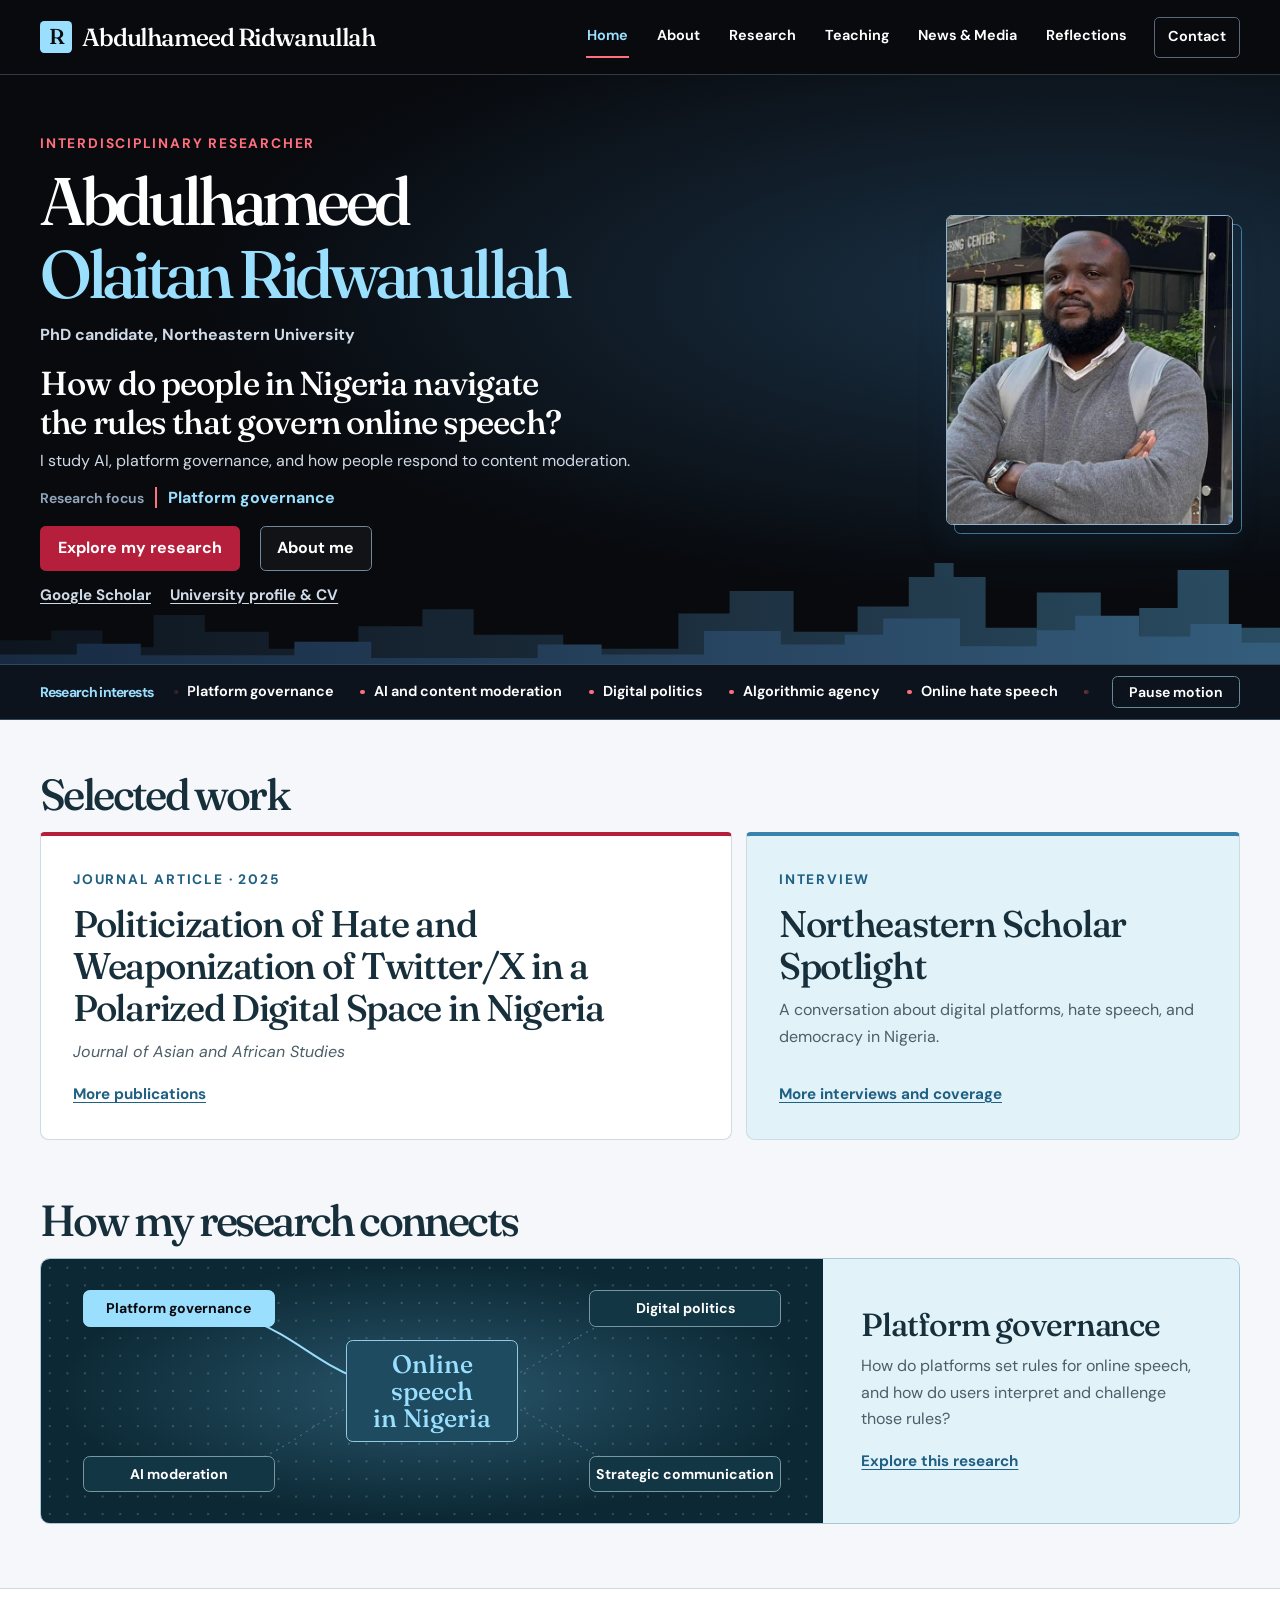
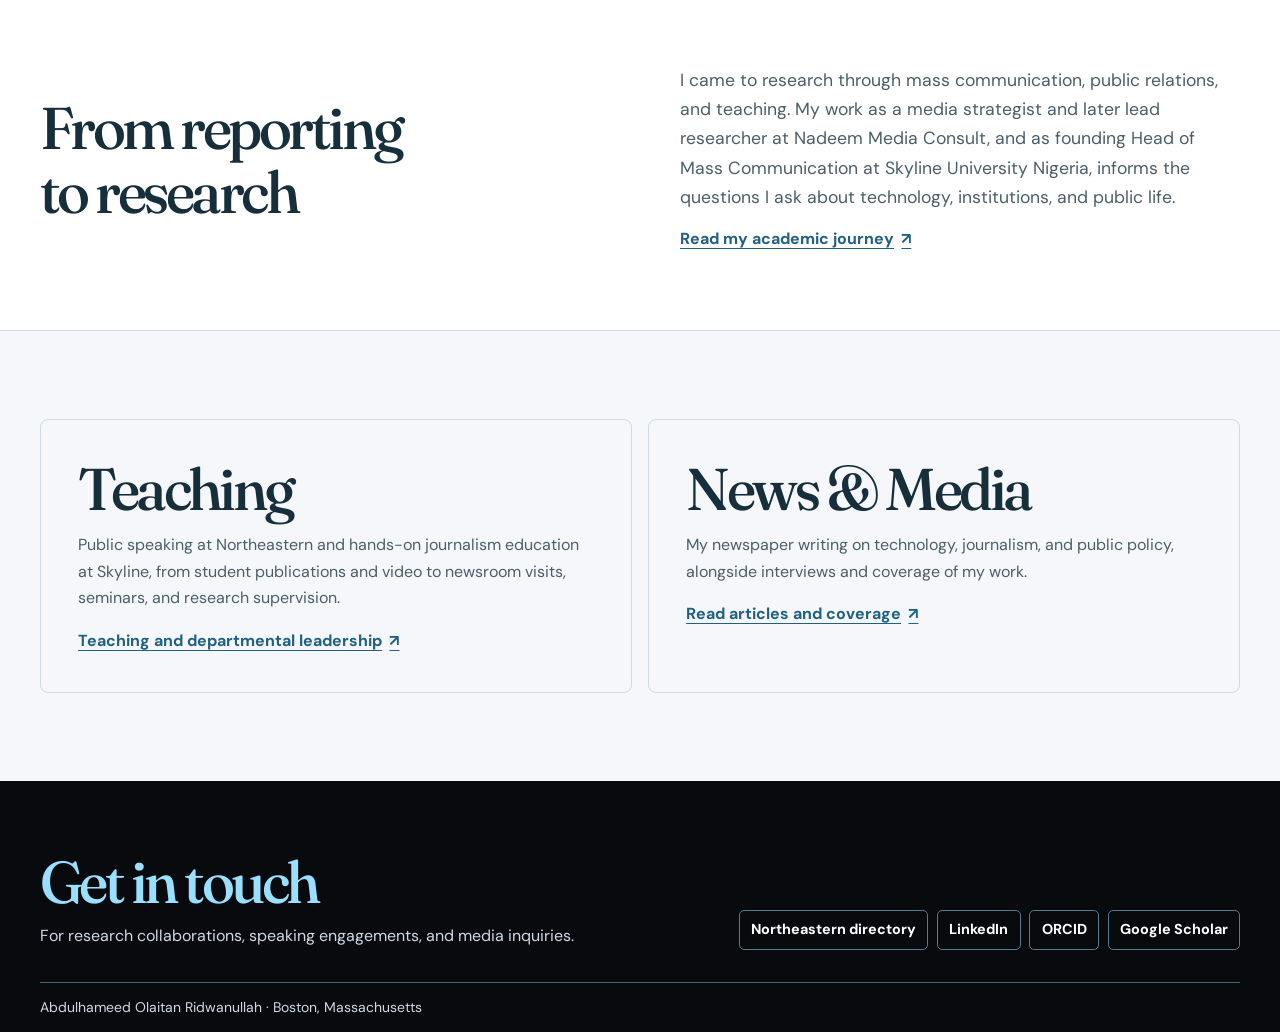
<file: index.html>
<!doctype html>
<html lang="en">
<head>
  <meta charset="utf-8">
  <meta name="viewport" content="width=device-width, initial-scale=1">
  <meta name="description" content="Academic portfolio of Abdulhameed Olaitan Ridwanullah, a Northeastern University PhD candidate researching AI, platform governance, and digital politics.">
  <meta name="theme-color" content="#0c2834">
  <title>Abdulhameed Olaitan Ridwanullah | Abdulhameed Ridwanullah </title>
  <link rel="preconnect" href="https://fonts.googleapis.com">
  <link rel="preconnect" href="https://fonts.gstatic.com" crossorigin>
  <link rel="stylesheet" href="https://fonts.googleapis.com/css2?family=DM+Sans:wght@400;500;600;700&family=Fraunces:opsz,wght@9..144,500;9..144,600&display=swap">
  <link rel="stylesheet" href="assets/site.css">
  <script src="assets/research-motion.js" defer></script>
</head>
<body>
  <a class="skip" href="#main-content">Skip to content</a>
  <header class="site-header" id="top">
    <div class="wrap header-row">
      <a class="brand" href="index.html"><span class="brand-mark" aria-hidden="true">R</span><span>Abdulhameed Ridwanullah</span></a>
      <nav class="site-nav" aria-label="Primary navigation">
        <a href="index.html" aria-current="page">Home</a>
<a href="about.html">About</a>
<a href="research.html">Research</a>
<a href="teaching.html">Teaching</a>
<a href="media.html">News &amp; Media</a>
        <a href="reflections.html">Reflections</a>
        <a class="nav-contact" href="#contact">Contact</a>
      </nav>
    </div>
  </header>
  <main id="main-content" tabindex="-1">
    
    <section class="hero-panel" id="about" aria-labelledby="name">
      <div class="wrap hero">
        <div class="hero-identity">
          <p class="eyebrow">Interdisciplinary researcher</p>
          <h1 id="name"><span>Abdulhameed</span> <span>Olaitan Ridwanullah</span></h1>
          <p class="hero-role">PhD candidate, Northeastern University</p>
        </div>
        <figure class="portrait">
          <img src="assets/portrait.jpg" width="680" height="682" fetchpriority="high" alt="Abdulhameed Olaitan Ridwanullah standing outside Northeastern University’s engineering center">
        </figure>
        <div class="hero-message">
          <p class="hero-question">How do people in Nigeria navigate the rules that govern online speech?</p>
          <p class="hero-intro">I study AI, platform governance, and how people respond to content moderation.</p>
          <p class="hero-focus" id="rotating-research-focus" aria-hidden="true"><span class="hero-focus-label">Research focus</span><span class="hero-focus-topic">Platform governance</span></p>
          <div class="actions">
            <a class="button button-primary" href="research.html">Explore my research</a>
            <a class="button button-quiet" href="about.html">About me</a>
          </div>
          <div class="quick-links" aria-label="Academic profiles"><a class="text-link" href="https://scholar.google.com/citations?user=ANlG218AAAAJ">Google Scholar</a><a class="text-link" href="https://camd.northeastern.edu/people/abdulhameed-ridwanullah/">University profile &amp; CV</a></div>
        </div>
      </div>
    </section>
    <section class="interests-strip" aria-labelledby="interests-heading">
      <div class="wrap interests-row">
        <h2 id="interests-heading">Research interests</h2>
        <div class="interests-window" id="research-interests">
          <div class="interests-track">
            <ul class="interests-list" role="list">
              <li>Platform governance</li>
              <li>AI and content moderation</li>
              <li>Digital politics</li>
              <li>Algorithmic agency</li>
              <li>Online hate speech</li>
              <li>Strategic communication</li>
            </ul>
          </div>
        </div>
        <button type="button" class="motion-toggle" aria-controls="rotating-research-focus research-interests" hidden>Pause motion</button>
      </div>
    </section>
    <section class="wrap selected-work" id="research" aria-labelledby="selected-work-heading">
      <h2 id="selected-work-heading">Selected work</h2>
      <div class="selected-grid">
        <article class="selected-piece selected-paper" id="publications">
          <p class="eyebrow">Journal article <span aria-hidden="true">·</span> 2025</p>
          <h3><a href="https://doi.org/10.1177/00219096241230500">Politicization of Hate and Weaponization of Twitter/X in a Polarized Digital Space in Nigeria</a></h3>
          <p class="selected-source"><cite>Journal of Asian and African Studies</cite></p>
          <a class="text-link" href="research.html#publications">More publications</a>
        </article>
        <article class="selected-piece selected-spotlight">
          <p class="eyebrow">Interview</p>
          <h3><a href="https://camd.northeastern.edu/news/ctm-scholar-spotlight-ridwanullah-abdulhameed/">Northeastern Scholar Spotlight</a></h3>
          <p class="selected-source">A conversation about digital platforms, hate speech, and democracy in Nigeria.</p>
          <a class="text-link" href="media.html#media-coverage">More interviews and coverage</a>
        </article>
      </div>
    </section>
    <section class="wrap research-map" aria-labelledby="research-map-heading">
      <h2 id="research-map-heading">How my research connects</h2>
      <div class="research-map-panel">
        <div class="research-map-network" role="group" aria-label="Research themes">
          <canvas class="research-map-lines" aria-hidden="true"></canvas>
          <p class="research-map-center">Online speech<br>in Nigeria</p>
          <a class="theme-node theme-platform" href="research.html#platform-governance" aria-current="true" data-description="How do platforms set rules for online speech, and how do users interpret and challenge those rules?">Platform governance</a>
          <a class="theme-node theme-ai" href="research.html#platform-governance" data-description="How do automated moderation systems handle local language and context, and what do users do when those systems miss important distinctions?">AI moderation</a>
          <a class="theme-node theme-politics" href="research.html#digital-politics" data-description="How do digital platforms shape political participation and the visibility of conflict and hate speech?">Digital politics</a>
          <a class="theme-node theme-strategy" href="research.html#strategic-communication" data-description="How do organizations communicate during conflict, and how can that work support public engagement and peacebuilding?">Strategic communication</a>
        </div>
        <div class="research-map-detail" aria-live="polite" aria-atomic="true">
          <h3 class="theme-title">Platform governance</h3>
          <p class="theme-question">How do platforms set rules for online speech, and how do users interpret and challenge those rules?</p>
          <a class="text-link theme-link" href="research.html#platform-governance">Explore this research</a>
        </div>
      </div>
    </section>
    <section class="story-band" id="practice" aria-labelledby="story-heading">
      <div class="wrap story-grid">
        <h2 id="story-heading">From reporting<br>to research</h2>
        <div>
          <p>I came to research through mass communication, public relations, and teaching. My work as a media strategist and later lead researcher at Nadeem Media Consult, and as founding Head of Mass Communication at Skyline University Nigeria, informs the questions I ask about technology, institutions, and public life.</p>
          <a class="arrow-link" href="about.html#research-journey">Read my academic journey <span aria-hidden="true">↗</span></a>
        </div>
      </div>
    </section>
    <div class="wrap route-grid section-space">
      <section class="route" id="teaching" aria-labelledby="home-teaching-heading">
        <h2 id="home-teaching-heading">Teaching</h2>
        <p>Public speaking at Northeastern and hands-on journalism education at Skyline, from student publications and video to newsroom visits, seminars, and research supervision.</p>
        <a class="arrow-link" href="teaching.html">Teaching and departmental leadership <span aria-hidden="true">↗</span></a>
      </section>
      <section class="route" id="news-media" aria-labelledby="home-media-heading">
        <h2 id="home-media-heading">News &amp; Media</h2>
        <p>My newspaper writing on technology, journalism, and public policy, alongside interviews and coverage of my work.</p>
        <a class="arrow-link" href="media.html">Read articles and coverage <span aria-hidden="true">↗</span></a>
      </section>
    </div>
  </main>
  <footer class="contact" id="contact" aria-labelledby="contact-heading">
    <div class="wrap">
      <div class="contact-grid">
        <div>
          <h2 id="contact-heading">Get in touch</h2>
          <p>For research collaborations, speaking engagements, and media inquiries.</p>
        </div>
        <div class="contact-links">
          <a href="https://camd.northeastern.edu/people/abdulhameed-ridwanullah/">Northeastern directory</a>
          <a href="https://www.linkedin.com/in/abdulhameed-ridwanullah-anipr-89919175/">LinkedIn</a>
          <a href="https://orcid.org/0000-0002-1211-8335">ORCID</a>
          <a href="https://scholar.google.com/citations?user=ANlG218AAAAJ">Google Scholar</a>
        </div>
      </div>
      <p class="footer-note">Abdulhameed Olaitan Ridwanullah <span aria-hidden="true">·</span> Boston, Massachusetts</p>
    </div>
  </footer>
</body>
</html>
</file>
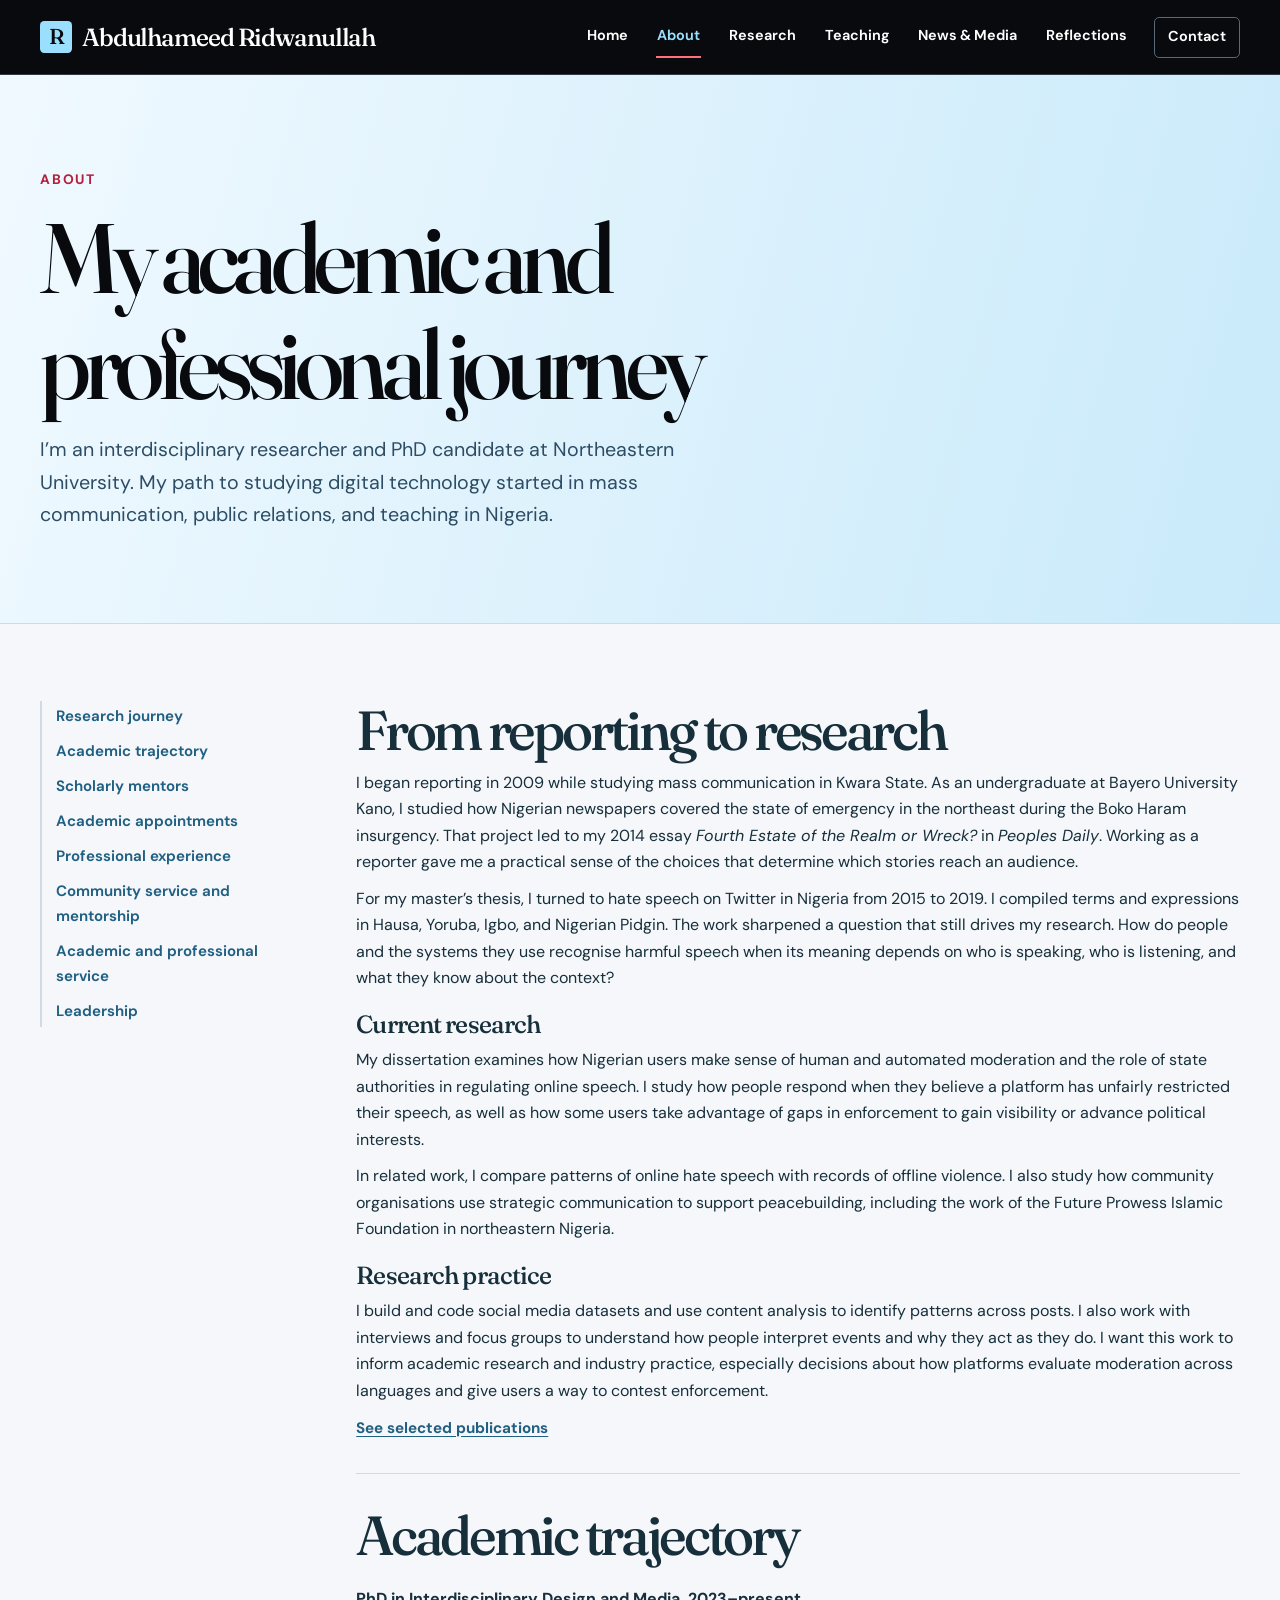
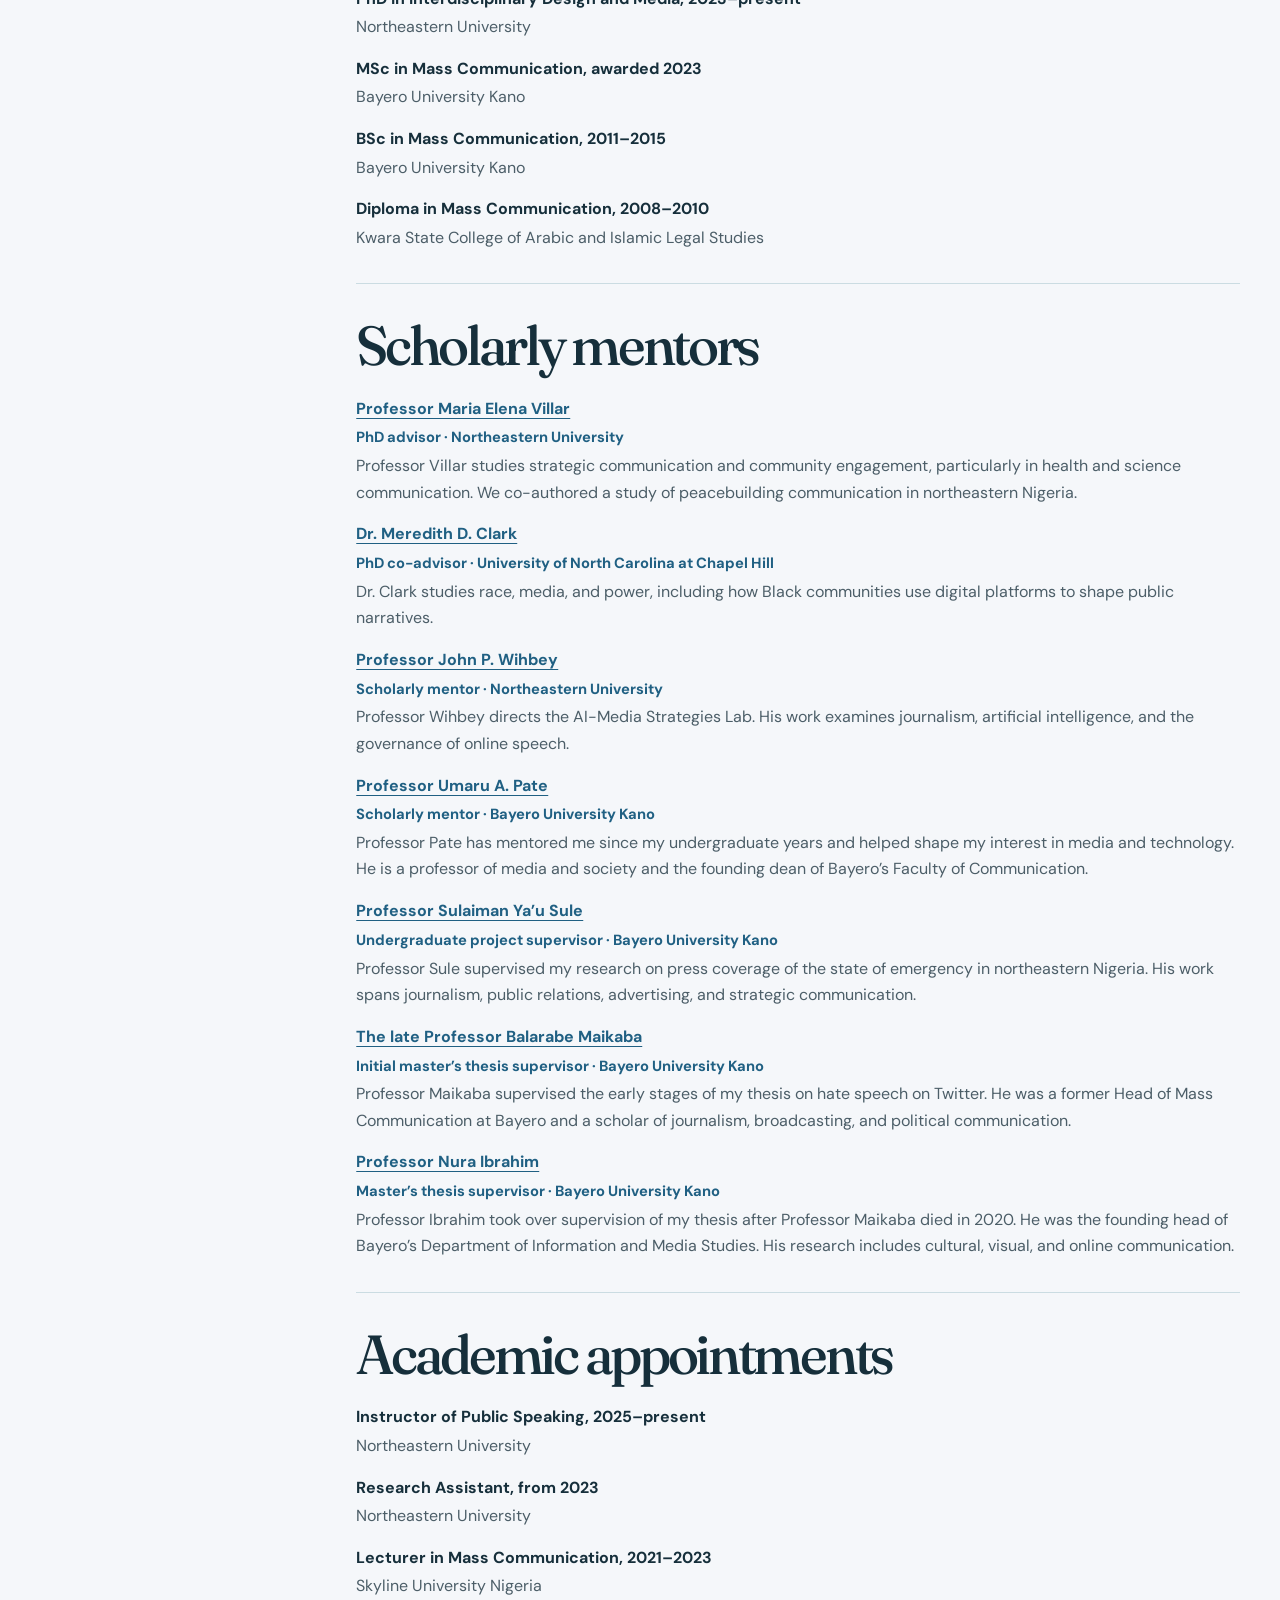
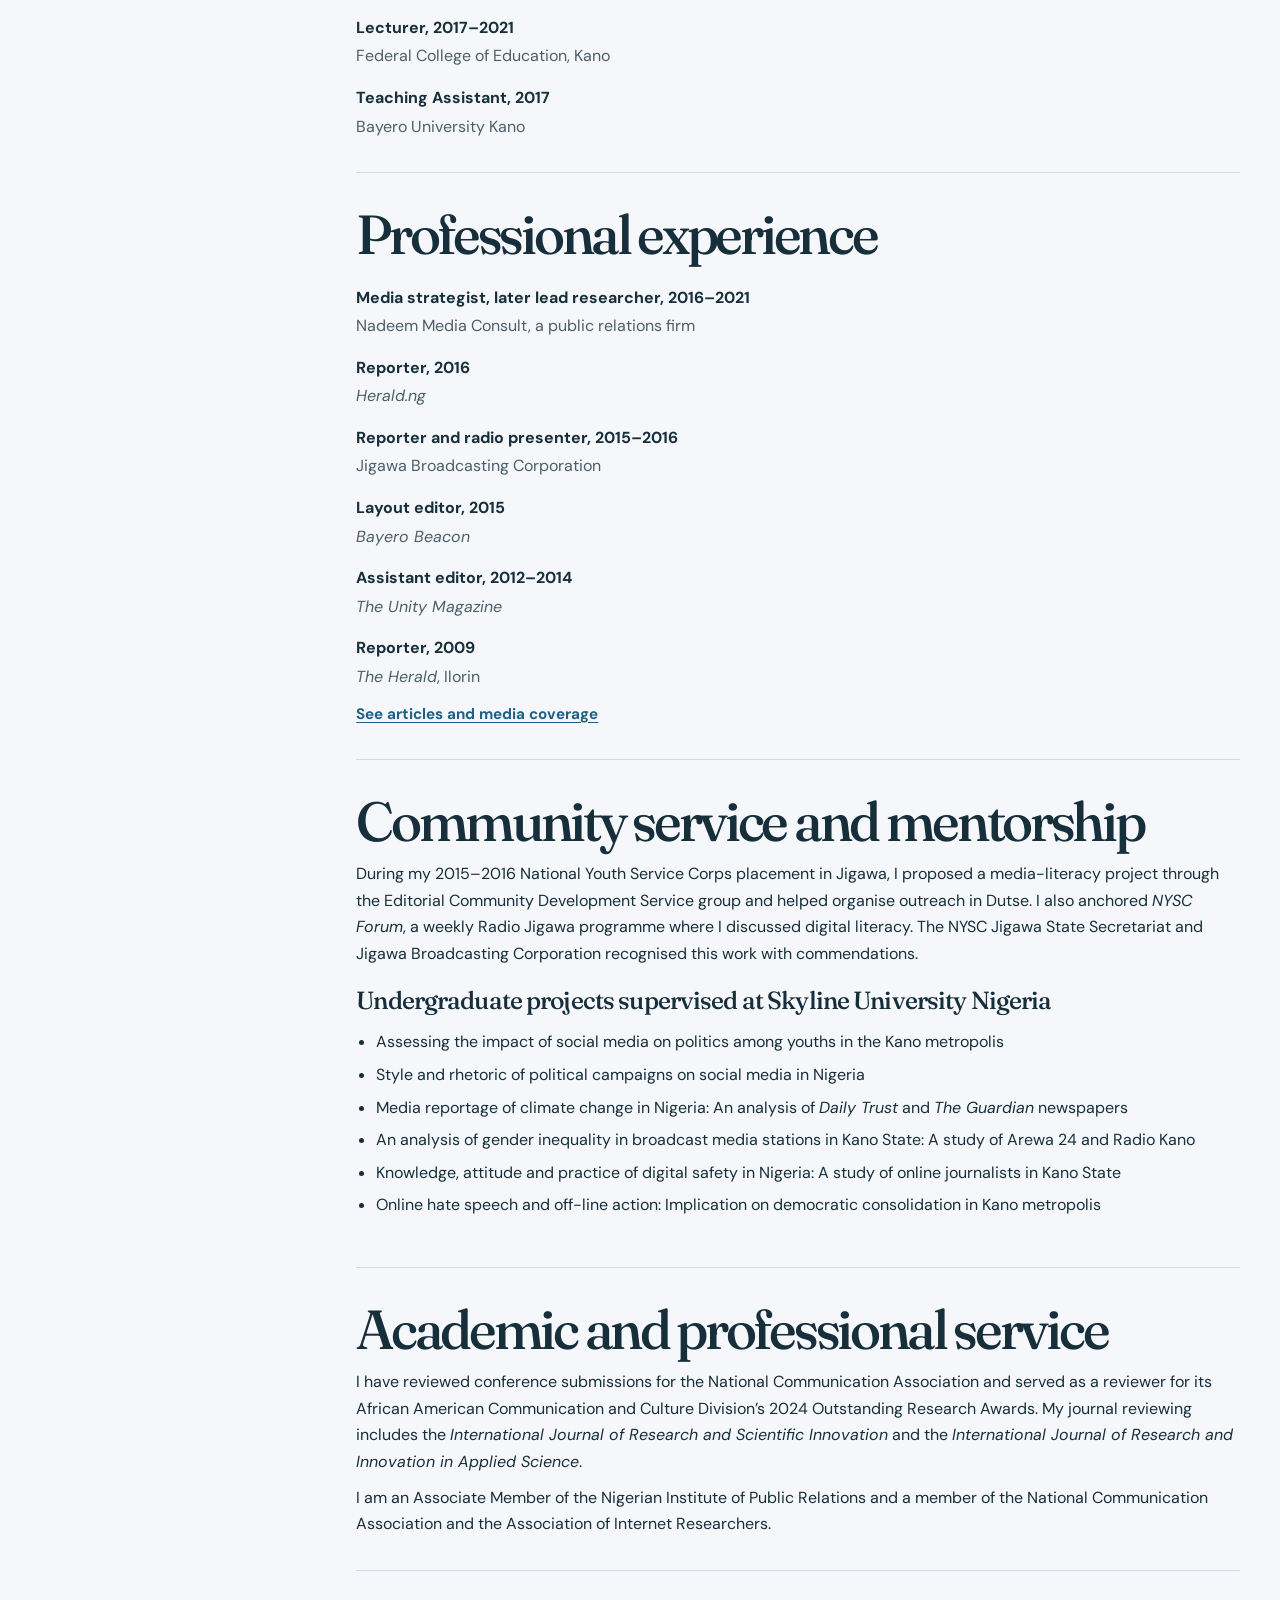
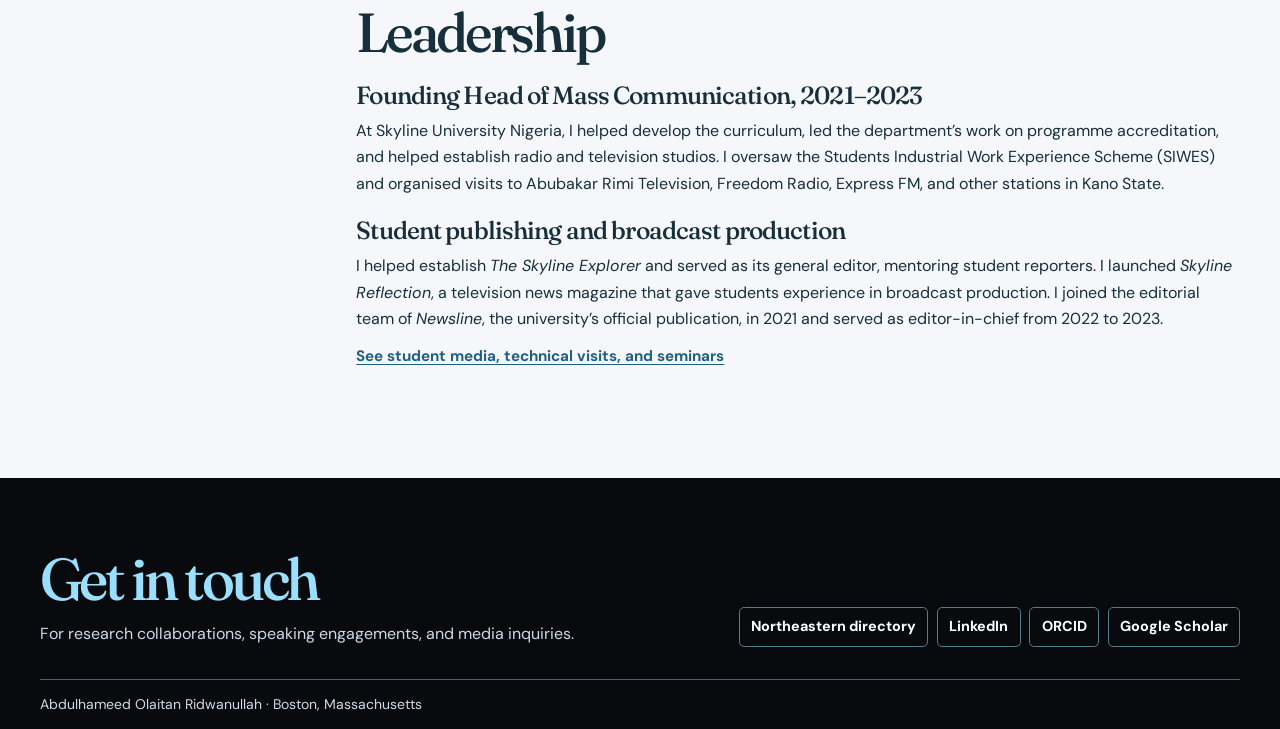
<file: about.html>
<!doctype html>
<html lang="en">
<head>
  <meta charset="utf-8">
  <meta name="viewport" content="width=device-width, initial-scale=1">
  <meta name="description" content="Academic journey, mentors, professional experience, undergraduate supervision, and leadership of Abdulhameed Olaitan Ridwanullah.">
  <meta name="theme-color" content="#0c2834">
  <title>About | Abdulhameed Olaitan Ridwanullah</title>
  <link rel="preconnect" href="https://fonts.googleapis.com">
  <link rel="preconnect" href="https://fonts.gstatic.com" crossorigin>
  <link rel="stylesheet" href="https://fonts.googleapis.com/css2?family=DM+Sans:wght@400;500;600;700&family=Fraunces:opsz,wght@9..144,500;9..144,600&display=swap">
  <link rel="stylesheet" href="assets/site.css">
</head>
<body>
  <a class="skip" href="#main-content">Skip to content</a>
  <header class="site-header" id="top">
    <div class="wrap header-row">
      <a class="brand" href="index.html"><span class="brand-mark" aria-hidden="true">R</span><span>Abdulhameed Ridwanullah</span></a>
      <nav class="site-nav" aria-label="Primary navigation">
        <a href="index.html">Home</a>
<a href="about.html" aria-current="page">About</a>
<a href="research.html">Research</a>
<a href="teaching.html">Teaching</a>
<a href="media.html">News &amp; Media</a>
        <a href="reflections.html">Reflections</a>
        <a class="nav-contact" href="#contact">Contact</a>
      </nav>
    </div>
  </header>
  <main id="main-content" tabindex="-1">
    <div class="page-intro"><div class="wrap">
      <p class="eyebrow">About</p>
      <h1>My academic and professional journey</h1>
      <p class="intro-copy">I’m an interdisciplinary researcher and PhD candidate at Northeastern University. My path to studying digital technology started in mass communication, public relations, and teaching in Nigeria.</p>
    </div></div>
    <div class="wrap profile-layout">
      <nav class="profile-menu" aria-label="On this page">
        
      <a href="#research-journey">Research journey</a>
      <a href="#academic-trajectory">Academic trajectory</a>
      <a href="#scholarly-mentors">Scholarly mentors</a>
      <a href="#academic-appointments">Academic appointments</a>
      <a href="#professional-experience">Professional experience</a>
      <a href="#community-mentorship">Community service and mentorship</a>
      <a href="#academic-service">Academic and professional service</a>
      <a href="#leadership">Leadership</a>
    
      </nav>
      <div class="about-page" id="about-page">
        <section id="research-journey" aria-labelledby="journey-heading">
      <h2 id="journey-heading">From reporting to research</h2>
      <p>I began reporting in 2009 while studying mass communication in Kwara State. As an undergraduate at Bayero University Kano, I studied how Nigerian newspapers covered the state of emergency in the northeast during the Boko Haram insurgency. That project led to my 2014 essay <cite>Fourth Estate of the Realm or Wreck?</cite> in <cite>Peoples Daily</cite>. Working as a reporter gave me a practical sense of the choices that determine which stories reach an audience.</p>
      <p>For my master’s thesis, I turned to hate speech on Twitter in Nigeria from 2015 to 2019. I compiled terms and expressions in Hausa, Yoruba, Igbo, and Nigerian Pidgin. The work sharpened a question that still drives my research. How do people and the systems they use recognise harmful speech when its meaning depends on who is speaking, who is listening, and what they know about the context?</p>
      <h3>Current research</h3>
      <p>My dissertation examines how Nigerian users make sense of human and automated moderation and the role of state authorities in regulating online speech. I study how people respond when they believe a platform has unfairly restricted their speech, as well as how some users take advantage of gaps in enforcement to gain visibility or advance political interests.</p>
      <p>In related work, I compare patterns of online hate speech with records of offline violence. I also study how community organisations use strategic communication to support peacebuilding, including the work of the Future Prowess Islamic Foundation in northeastern Nigeria.</p>
      <h3>Research practice</h3>
      <p>I build and code social media datasets and use content analysis to identify patterns across posts. I also work with interviews and focus groups to understand how people interpret events and why they act as they do. I want this work to inform academic research and industry practice, especially decisions about how platforms evaluate moderation across languages and give users a way to contest enforcement.</p>
      <a class="text-link" href="research.html#publications">See selected publications</a>
    </section><section id="academic-trajectory" aria-labelledby="education-heading">
      <h2 id="education-heading">Academic trajectory</h2>
      <dl class="about-records">
        <dt>PhD in Interdisciplinary Design and Media, 2023–present</dt>
        <dd>Northeastern University</dd>
        <dt>MSc in Mass Communication, awarded 2023</dt>
        <dd>Bayero University Kano</dd>
        <dt>BSc in Mass Communication, 2011–2015</dt>
        <dd>Bayero University Kano</dd>
        <dt>Diploma in Mass Communication, 2008–2010</dt>
        <dd>Kwara State College of Arabic and Islamic Legal Studies</dd>
      </dl>
    </section><section id="scholarly-mentors" aria-labelledby="mentors-heading">
      <h2 id="mentors-heading">Scholarly mentors</h2>
      <dl class="about-records">
        <dt><a href="https://camd.northeastern.edu/people/maria-elena-villar/">Professor Maria Elena Villar</a></dt>
        <dd><p class="about-role">PhD advisor · Northeastern University</p><p>Professor Villar studies strategic communication and community engagement, particularly in health and science communication. We co-authored a study of peacebuilding communication in northeastern Nigeria.</p></dd>
        <dt><a href="https://www.meredithdclark.com/aboutmdc">Dr. Meredith D. Clark</a></dt>
        <dd><p class="about-role">PhD co-advisor · University of North Carolina at Chapel Hill</p><p>Dr. Clark studies race, media, and power, including how Black communities use digital platforms to shape public narratives.</p></dd>
        <dt><a href="https://camd.northeastern.edu/people/john-p-wihbey/">Professor John P. Wihbey</a></dt>
        <dd><p class="about-role">Scholarly mentor · Northeastern University</p><p>Professor Wihbey directs the AI-Media Strategies Lab. His work examines journalism, artificial intelligence, and the governance of online speech.</p></dd>
        <dt><a href="https://lectureseries.wscij.org/18th-wole-soyinka-centre-media-lecture-series-speakers-page/">Professor Umaru A. Pate</a></dt>
        <dd><p class="about-role">Scholarly mentor · Bayero University Kano</p><p>Professor Pate has mentored me since my undergraduate years and helped shape my interest in media and technology. He is a professor of media and society and the founding dean of Bayero’s Faculty of Communication.</p></dd>
        <dt><a href="https://fcm.buk.edu.ng/mass_communication_staff">Professor Sulaiman Ya’u Sule</a></dt>
        <dd><p class="about-role">Undergraduate project supervisor · Bayero University Kano</p><p>Professor Sule supervised my research on press coverage of the state of emergency in northeastern Nigeria. His work spans journalism, public relations, advertising, and strategic communication.</p></dd>
        <dt><a href="https://buk.edu.ng/sites/default/files/bulletin/2020/may_1st_friday_2020_no_11.pdf">The late Professor Balarabe Maikaba</a></dt>
        <dd><p class="about-role">Initial master’s thesis supervisor · Bayero University Kano</p><p>Professor Maikaba supervised the early stages of my thesis on hate speech on Twitter. He was a former Head of Mass Communication at Bayero and a scholar of journalism, broadcasting, and political communication.</p></dd>
        <dt><a href="https://fcm.buk.edu.ng/node/89">Professor Nura Ibrahim</a></dt>
        <dd><p class="about-role">Master’s thesis supervisor · Bayero University Kano</p><p>Professor Ibrahim took over supervision of my thesis after Professor Maikaba died in 2020. He was the founding head of Bayero’s Department of Information and Media Studies. His research includes cultural, visual, and online communication.</p></dd>
      </dl>
    </section><section id="academic-appointments" aria-labelledby="appointments-heading">
      <h2 id="appointments-heading">Academic appointments</h2>
      <dl class="about-records">
        <dt>Instructor of Public Speaking, 2025–present</dt>
        <dd>Northeastern University</dd>
        <dt>Research Assistant, from 2023</dt>
        <dd>Northeastern University</dd>
        <dt>Lecturer in Mass Communication, 2021–2023</dt>
        <dd>Skyline University Nigeria</dd>
        <dt>Lecturer, 2017–2021</dt>
        <dd>Federal College of Education, Kano</dd>
        <dt>Teaching Assistant, 2017</dt>
        <dd>Bayero University Kano</dd>
      </dl>
    </section><section id="professional-experience" aria-labelledby="professional-heading">
      <h2 id="professional-heading">Professional experience</h2>
      <dl class="about-records">
        <dt>Media strategist, later lead researcher, 2016–2021</dt>
        <dd>Nadeem Media Consult, a public relations firm</dd>
        <dt>Reporter, 2016</dt>
        <dd><cite>Herald.ng</cite></dd>
        <dt>Reporter and radio presenter, 2015–2016</dt>
        <dd>Jigawa Broadcasting Corporation</dd>
        <dt>Layout editor, 2015</dt>
        <dd><cite>Bayero Beacon</cite></dd>
        <dt>Assistant editor, 2012–2014</dt>
        <dd><cite>The Unity Magazine</cite></dd>
        <dt>Reporter, 2009</dt>
        <dd><cite>The Herald</cite>, Ilorin</dd>
      </dl>
      <a class="text-link" href="media.html#news-media">See articles and media coverage</a>
    </section><section id="community-mentorship" aria-labelledby="community-heading">
      <h2 id="community-heading">Community service and mentorship</h2>
      <p>During my 2015–2016 National Youth Service Corps placement in Jigawa, I proposed a media-literacy project through the Editorial Community Development Service group and helped organise outreach in Dutse. I also anchored <cite>NYSC Forum</cite>, a weekly Radio Jigawa programme where I discussed digital literacy. The NYSC Jigawa State Secretariat and Jigawa Broadcasting Corporation recognised this work with commendations.</p>
      <h3>Undergraduate projects supervised at Skyline University Nigeria</h3>
      <ul>
        <li>Assessing the impact of social media on politics among youths in the Kano metropolis</li>
        <li>Style and rhetoric of political campaigns on social media in Nigeria</li>
        <li>Media reportage of climate change in Nigeria: An analysis of <cite>Daily Trust</cite> and <cite>The Guardian</cite> newspapers</li>
        <li>An analysis of gender inequality in broadcast media stations in Kano State: A study of Arewa 24 and Radio Kano</li>
        <li>Knowledge, attitude and practice of digital safety in Nigeria: A study of online journalists in Kano State</li>
        <li>Online hate speech and off-line action: Implication on democratic consolidation in Kano metropolis</li>
      </ul>
    </section><section id="academic-service" aria-labelledby="service-heading">
      <h2 id="service-heading">Academic and professional service</h2>
      <p>I have reviewed conference submissions for the National Communication Association and served as a reviewer for its African American Communication and Culture Division’s 2024 Outstanding Research Awards. My journal reviewing includes the <cite>International Journal of Research and Scientific Innovation</cite> and the <cite>International Journal of Research and Innovation in Applied Science</cite>.</p>
      <p>I am an Associate Member of the Nigerian Institute of Public Relations and a member of the National Communication Association and the Association of Internet Researchers.</p>
    </section><section id="leadership" aria-labelledby="leadership-heading">
      <h2 id="leadership-heading">Leadership</h2>
      <h3>Founding Head of Mass Communication, 2021–2023</h3>
      <p>At Skyline University Nigeria, I helped develop the curriculum, led the department’s work on programme accreditation, and helped establish radio and television studios. I oversaw the Students Industrial Work Experience Scheme (SIWES) and organised visits to Abubakar Rimi Television, Freedom Radio, Express FM, and other stations in Kano State.</p>
      <h3>Student publishing and broadcast production</h3>
      <p>I helped establish <cite>The Skyline Explorer</cite> and served as its general editor, mentoring student reporters. I launched <cite>Skyline Reflection</cite>, a television news magazine that gave students experience in broadcast production. I joined the editorial team of <cite>Newsline</cite>, the university’s official publication, in 2021 and served as editor-in-chief from 2022 to 2023.</p>
      <a class="text-link" href="teaching.html#media-projects">See student media, technical visits, and seminars</a>
    </section>
      </div>
    </div>
  </main>
  <footer class="contact" id="contact" aria-labelledby="contact-heading">
    <div class="wrap">
      <div class="contact-grid">
        <div>
          <h2 id="contact-heading">Get in touch</h2>
          <p>For research collaborations, speaking engagements, and media inquiries.</p>
        </div>
        <div class="contact-links">
          <a href="https://camd.northeastern.edu/people/abdulhameed-ridwanullah/">Northeastern directory</a>
          <a href="https://www.linkedin.com/in/abdulhameed-ridwanullah-anipr-89919175/">LinkedIn</a>
          <a href="https://orcid.org/0000-0002-1211-8335">ORCID</a>
          <a href="https://scholar.google.com/citations?user=ANlG218AAAAJ">Google Scholar</a>
        </div>
      </div>
      <p class="footer-note">Abdulhameed Olaitan Ridwanullah <span aria-hidden="true">·</span> Boston, Massachusetts</p>
    </div>
  </footer>
</body>
</html>
</file>
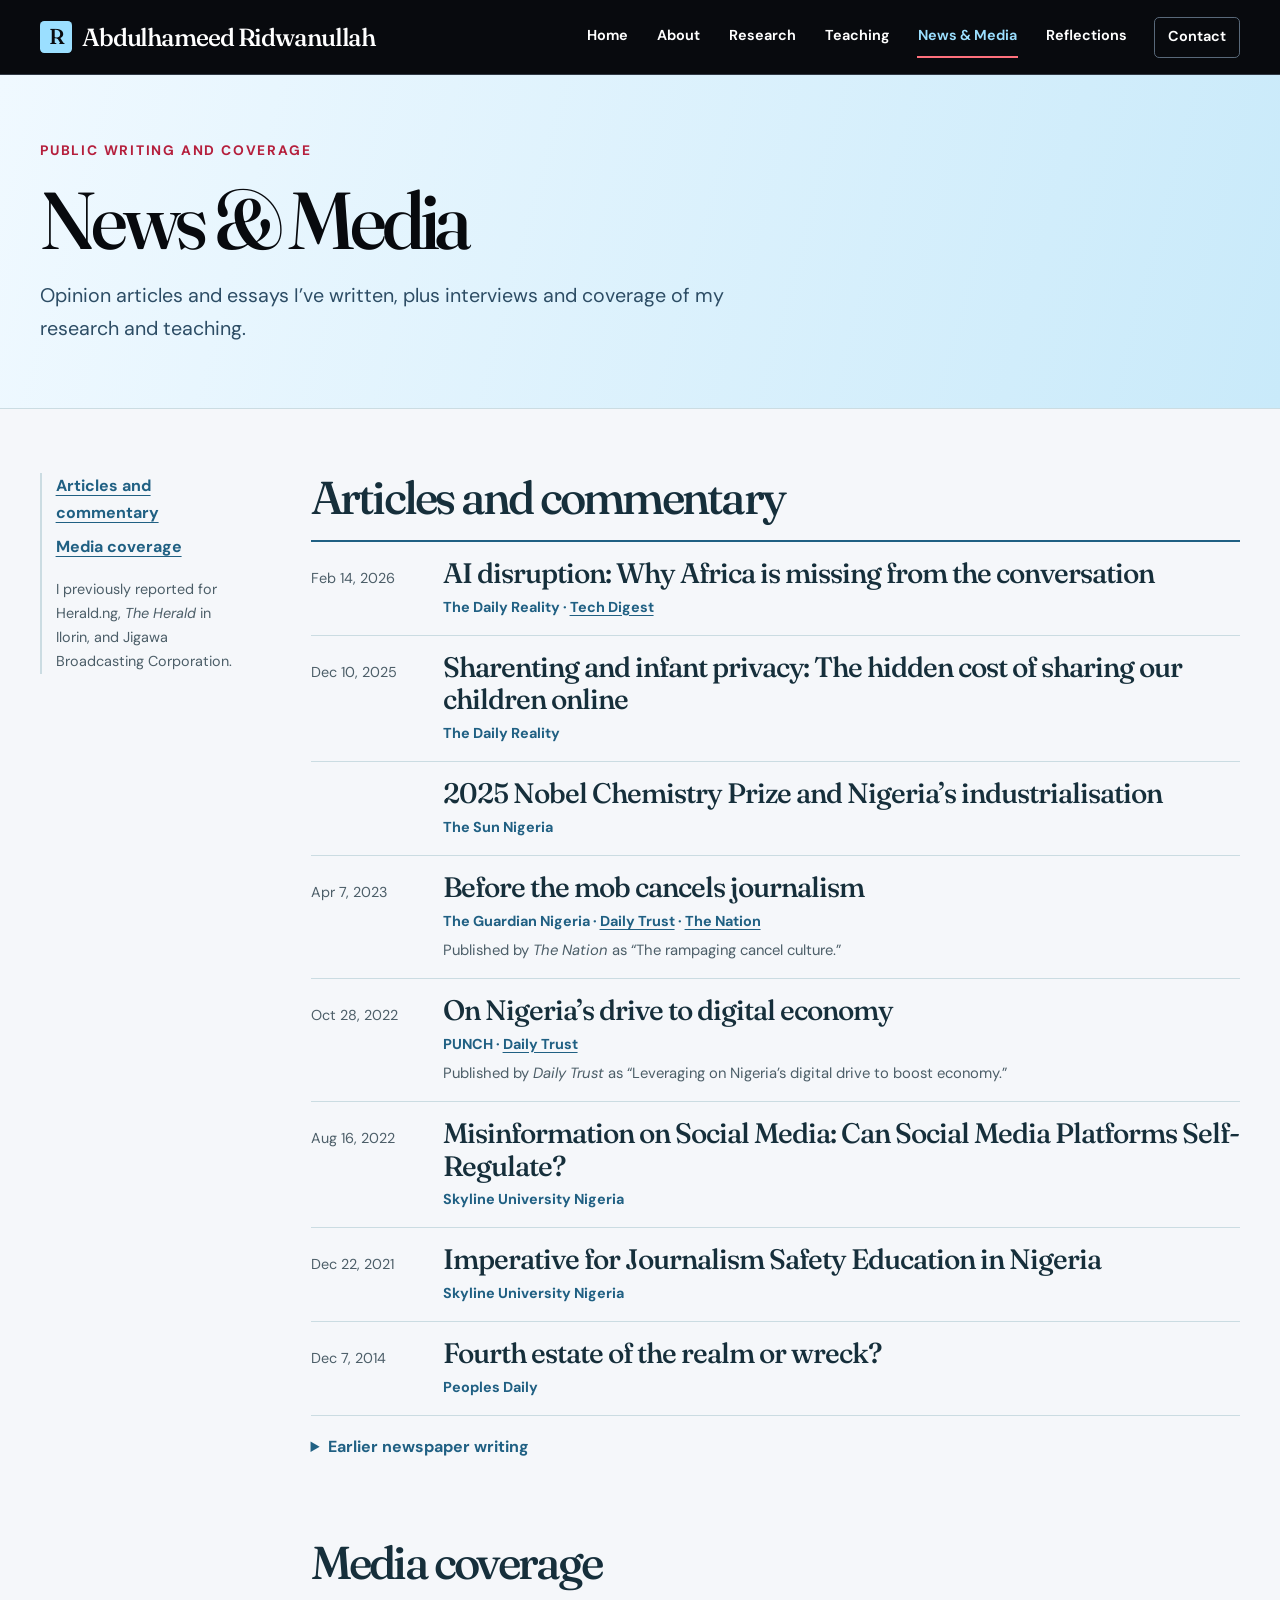
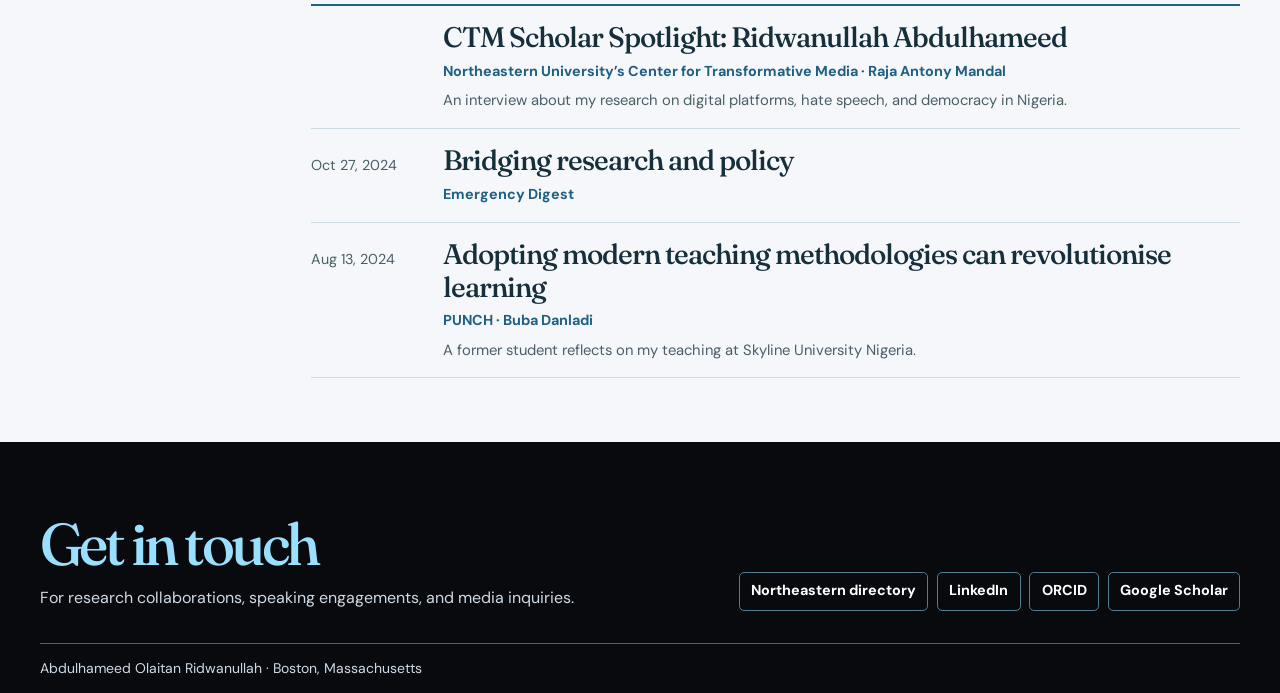
<file: media.html>
<!doctype html>
<html lang="en">
<head>
  <meta charset="utf-8">
  <meta name="viewport" content="width=device-width, initial-scale=1">
  <meta name="description" content="Newspaper opinion and public writing by Abdulhameed Olaitan Ridwanullah, plus coverage of his research and teaching.">
  <meta name="theme-color" content="#0c2834">
  <title>News &amp; Media | Abdulhameed Olaitan Ridwanullah</title>
  <link rel="preconnect" href="https://fonts.googleapis.com">
  <link rel="preconnect" href="https://fonts.gstatic.com" crossorigin>
  <link rel="stylesheet" href="https://fonts.googleapis.com/css2?family=DM+Sans:wght@400;500;600;700&family=Fraunces:opsz,wght@9..144,500;9..144,600&display=swap">
  <link rel="stylesheet" href="assets/site.css">
</head>
<body>
  <a class="skip" href="#main-content">Skip to content</a>
  <header class="site-header" id="top">
    <div class="wrap header-row">
      <a class="brand" href="index.html"><span class="brand-mark" aria-hidden="true">R</span><span>Abdulhameed Ridwanullah</span></a>
      <nav class="site-nav" aria-label="Primary navigation">
        <a href="index.html">Home</a>
<a href="about.html">About</a>
<a href="research.html">Research</a>
<a href="teaching.html">Teaching</a>
<a href="media.html" aria-current="page">News &amp; Media</a>
        <a href="reflections.html">Reflections</a>
        <a class="nav-contact" href="#contact">Contact</a>
      </nav>
    </div>
  </header>
  <main id="main-content" tabindex="-1">
    <div class="page-intro page-intro-compact"><div class="wrap">
      <p class="eyebrow">Public writing and coverage</p>
      <h1>News &amp; Media</h1>
      <p class="intro-copy">Opinion articles and essays I’ve written, plus interviews and coverage of my research and teaching.</p>
    </div></div>
    <div class="page-content">
      <div class="wrap press-index" id="news-media">
      <aside class="press-sidebar">
        <nav aria-label="On this page">
          <a href="#media-commentary">Articles and commentary</a>
          <a href="#media-coverage">Media coverage</a>
        </nav>
        <p>I previously reported for Herald.ng, <cite>The Herald</cite> in Ilorin, and Jigawa Broadcasting Corporation.</p>
      </aside>
      <div class="press-sections">
        <section class="press-section" id="media-commentary" aria-labelledby="media-commentary-heading">
          <h2 id="media-commentary-heading">Articles and commentary</h2>
          <ul class="press-list" role="list">
            <li>
              <time datetime="2026-02-14">Feb 14, 2026</time>
              <div class="press-entry">
                <h3><a href="https://dailyrealityng.com/2026/02/14/ai-disruption-why-africa-is-missing-from-the-conversation/">AI disruption: Why Africa is missing from the conversation</a></h3>
                <p class="press-source"><cite>The Daily Reality</cite> <span aria-hidden="true">·</span> <a href="https://techdigest.ng/ai-disruption-why-africa-is-missing-from-the-conversation/">Tech Digest</a></p>
                
              </div>
            </li>
            <li>
              <time datetime="2025-12-10">Dec 10, 2025</time>
              <div class="press-entry">
                <h3><a href="https://dailyrealityng.com/2025/12/10/sharenting-and-infant-privacy-the-hidden-cost-of-sharing-our-children-online/">Sharenting and infant privacy: The hidden cost of sharing our children online</a></h3>
                <p class="press-source"><cite>The Daily Reality</cite></p>
                
              </div>
            </li>
            <li>
              
              <div class="press-entry">
                <h3><a href="https://thesun.ng/2025-nobel-chemistry-prize-and-nigerias-industrialisation/">2025 Nobel Chemistry Prize and Nigeria’s industrialisation</a></h3>
                <p class="press-source"><cite>The Sun Nigeria</cite></p>
                
              </div>
            </li>
            <li>
              <time datetime="2023-04-07">Apr 7, 2023</time>
              <div class="press-entry">
                <h3><a href="https://guardian.ng/opinion/before-the-mob-cancels-journalism/">Before the mob cancels journalism</a></h3>
                <p class="press-source"><cite>The Guardian Nigeria</cite> <span aria-hidden="true">·</span> <a href="https://dailytrust.com/before-the-mob-cancels-journalism/">Daily Trust</a> <span aria-hidden="true">·</span> <a href="https://thenationonlineng.net/the-rampaging-cancel-culture/">The Nation</a></p>
                <p class="press-note">Published by <cite>The Nation</cite> as “The rampaging cancel culture.”</p>
              </div>
            </li>
            <li>
              <time datetime="2022-10-28">Oct 28, 2022</time>
              <div class="press-entry">
                <h3><a href="https://punchng.com/on-nigerias-drive-to-digital-economy/">On Nigeria’s drive to digital economy</a></h3>
                <p class="press-source"><cite>PUNCH</cite> <span aria-hidden="true">·</span> <a href="https://dailytrust.com/leveraging-on-nigerias-digital-drive-to-boost-economy/">Daily Trust</a></p>
                <p class="press-note">Published by <cite>Daily Trust</cite> as “Leveraging on Nigeria’s digital drive to boost economy.”</p>
              </div>
            </li>
            <li>
              <time datetime="2022-08-16">Aug 16, 2022</time>
              <div class="press-entry">
                <h3><a href="https://sun.edu.ng/misinformation-on-social-media-can-social-media-platforms-self-regulate/">Misinformation on Social Media: Can Social Media Platforms Self-Regulate?</a></h3>
                <p class="press-source"><cite>Skyline University Nigeria</cite></p>
                
              </div>
            </li>
            <li>
              <time datetime="2021-12-22">Dec 22, 2021</time>
              <div class="press-entry">
                <h3><a href="https://sun.edu.ng/imperative-for-journalism-safety-education-in-nigeria/">Imperative for Journalism Safety Education in Nigeria</a></h3>
                <p class="press-source"><cite>Skyline University Nigeria</cite></p>
                
              </div>
            </li>
            <li>
              <time datetime="2014-12-07">Dec 7, 2014</time>
              <div class="press-entry">
                <h3><a href="https://peoplesdaily.ng/fourth-estate-of-the-realm-or-wreck/">Fourth estate of the realm or wreck?</a></h3>
                <p class="press-source"><cite>Peoples Daily</cite></p>
                
              </div>
            </li>
          </ul>
          <details class="media-archive">
            <summary>Earlier newspaper writing</summary>
            <ul>
              <li>“Bequeathing a legacy of corruption” · <cite>Herald.ng</cite> · 2016</li>
              <li>“Ability in disability” · <cite>The Herald</cite> · 2009</li>
              <li>“Nigerian League Kicks off: Will Nigerian Fans Shift Allegiance from European Clubs?” · <cite>The Herald</cite> · 2009</li>
            </ul>
          </details>
        </section>
        <section class="press-section" id="media-coverage" aria-labelledby="media-coverage-heading">
          <h2 id="media-coverage-heading">Media coverage</h2>
          <ul class="press-list" role="list">
            <li>
              
              <div class="press-entry">
                <h3><a href="https://camd.northeastern.edu/news/ctm-scholar-spotlight-ridwanullah-abdulhameed/">CTM Scholar Spotlight: Ridwanullah Abdulhameed</a></h3>
                <p class="press-source"><cite>Northeastern University’s Center for Transformative Media</cite> <span aria-hidden="true">·</span> Raja Antony Mandal</p>
                <p class="press-note">An interview about my research on digital platforms, hate speech, and democracy in Nigeria.</p>
              </div>
            </li>
            <li>
              <time datetime="2024-10-27">Oct 27, 2024</time>
              <div class="press-entry">
                <h3><a href="https://emergencydigest.com/2024/10/27/bridging-research-policy-case/">Bridging research and policy</a></h3>
                <p class="press-source"><cite>Emergency Digest</cite></p>
                
              </div>
            </li>
            <li>
              <time datetime="2024-08-13">Aug 13, 2024</time>
              <div class="press-entry">
                <h3><a href="https://punchng.com/adopting-modern-teaching-methodologies-can-revolutionise-learning/">Adopting modern teaching methodologies can revolutionise learning</a></h3>
                <p class="press-source"><cite>PUNCH</cite> <span aria-hidden="true">·</span> Buba Danladi</p>
                <p class="press-note">A former student reflects on my teaching at Skyline University Nigeria.</p>
              </div>
            </li>
          </ul>
          
        </section>
      </div>
    </div>
    </div>
  </main>
  <footer class="contact" id="contact" aria-labelledby="contact-heading">
    <div class="wrap">
      <div class="contact-grid">
        <div>
          <h2 id="contact-heading">Get in touch</h2>
          <p>For research collaborations, speaking engagements, and media inquiries.</p>
        </div>
        <div class="contact-links">
          <a href="https://camd.northeastern.edu/people/abdulhameed-ridwanullah/">Northeastern directory</a>
          <a href="https://www.linkedin.com/in/abdulhameed-ridwanullah-anipr-89919175/">LinkedIn</a>
          <a href="https://orcid.org/0000-0002-1211-8335">ORCID</a>
          <a href="https://scholar.google.com/citations?user=ANlG218AAAAJ">Google Scholar</a>
        </div>
      </div>
      <p class="footer-note">Abdulhameed Olaitan Ridwanullah <span aria-hidden="true">·</span> Boston, Massachusetts</p>
    </div>
  </footer>
</body>
</html>
</file>
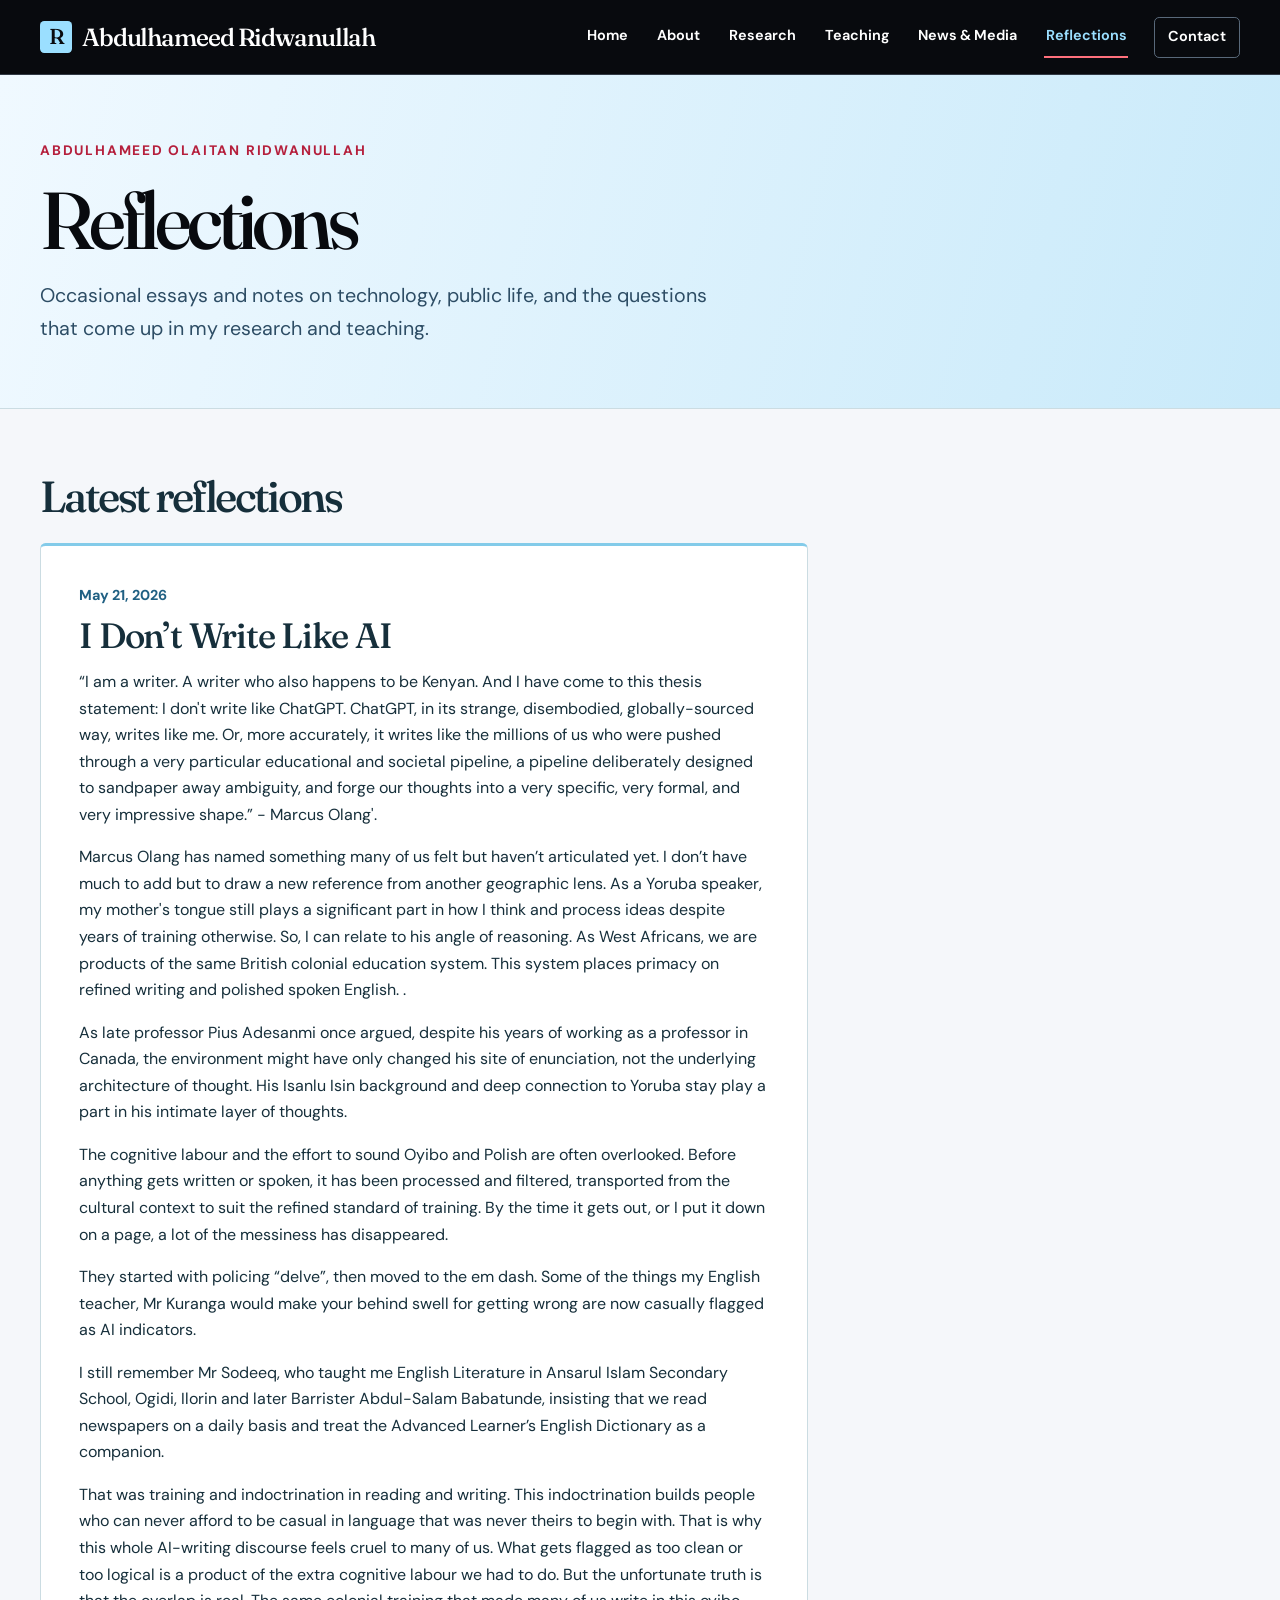
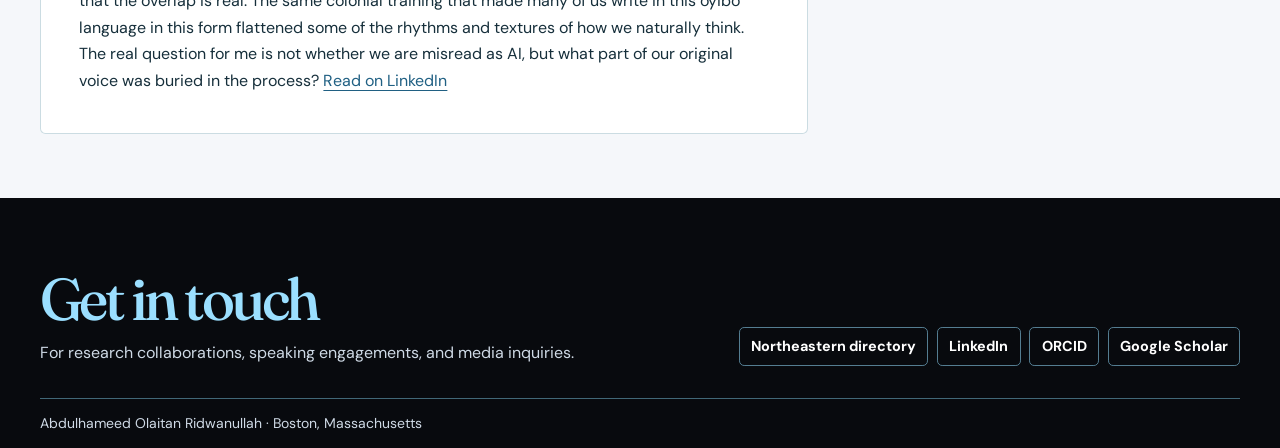
<file: reflections.html>
<!doctype html>
<html lang="en">
<head>
  <meta charset="utf-8">
  <meta name="viewport" content="width=device-width, initial-scale=1">
  <meta name="description" content="Occasional essays and notes by Abdulhameed Olaitan Ridwanullah on technology, public life, research, and teaching.">
  <meta name="theme-color" content="#0c2834">
  <title>Reflections | Abdulhameed Olaitan Ridwanullah</title>
  <link rel="preconnect" href="https://fonts.googleapis.com">
  <link rel="preconnect" href="https://fonts.gstatic.com" crossorigin>
  <link rel="stylesheet" href="https://fonts.googleapis.com/css2?family=DM+Sans:wght@400;500;600;700&family=Fraunces:opsz,wght@9..144,500;9..144,600&display=swap">
  <link rel="stylesheet" href="assets/site.css">
</head>
<body>
  <a class="skip" href="#main-content">Skip to content</a>
  <header class="site-header" id="top">
    <div class="wrap header-row">
      <a class="brand" href="index.html"><span class="brand-mark" aria-hidden="true">R</span><span>Abdulhameed Ridwanullah</span></a>
      <nav class="site-nav" aria-label="Primary navigation">
        <a href="index.html">Home</a>
<a href="about.html">About</a>
<a href="research.html">Research</a>
<a href="teaching.html">Teaching</a>
<a href="media.html">News &amp; Media</a>
        <a href="reflections.html" aria-current="page">Reflections</a>
        <a class="nav-contact" href="#contact">Contact</a>
      </nav>
    </div>
  </header>
  <main id="main-content" tabindex="-1">
    <div class="page-intro page-intro-compact">
      <div class="wrap">
        <p class="eyebrow">Abdulhameed Olaitan Ridwanullah</p>
        <h1>Reflections</h1>
        <p class="intro-copy">Occasional essays and notes on technology, public life, and the questions that come up in my research and teaching.</p>
      </div>
    </div>
    <section class="wrap reflections-index" aria-labelledby="reflections-heading">
      <h2 id="reflections-heading">Latest reflections</h2>
      <div class="reflection-posts">
        <!-- Add the newest article here. See README.md for the template. -->
        <article class="reflection-post" id="my-first-reflection">
  <time datetime="2026-05-21">May 21, 2026</time>
  <h3><a href="#my-first-reflection">I Don’t Write Like AI</a></h3>
  <p>“I am a writer. A writer who also happens to be Kenyan. And I have come to this thesis statement: I don't write like ChatGPT. ChatGPT, in its strange, disembodied, globally-sourced way, writes like me. Or, more accurately, it writes like the millions of us who were pushed through a very particular educational and societal pipeline, a pipeline deliberately designed to sandpaper away ambiguity, and forge our thoughts into a very specific, very formal, and very impressive shape.” - Marcus Olang'.</p>
  <p>Marcus Olang has named something many of us felt but haven’t articulated yet. I don’t have much to add but to draw a new reference from another geographic lens. As a Yoruba speaker, my mother's tongue still plays a significant part in how I think and process ideas despite years of training otherwise. So, I can relate to his angle of reasoning. As West Africans, we are products of the same British colonial education system. This system places primacy on refined writing and polished spoken English. .</p>
          <p> As late professor Pius Adesanmi once argued, despite his years of working as a professor in Canada, the environment might have only changed his site of enunciation, not the underlying architecture of thought. His Isanlu Isin background and deep connection to Yoruba stay play a part in his intimate layer of thoughts.</p>
          <p>The cognitive labour and the effort to sound Oyibo and Polish are often overlooked. Before anything gets written or spoken, it has been processed and filtered, transported from the cultural context to suit the refined standard of training. By the time it gets out, or I put it down on a page, a lot of the messiness has disappeared. </p>
          <p>They started with policing “delve”, then moved to the em dash. 
Some of the things my English teacher, Mr Kuranga would make your behind swell for getting wrong are now casually flagged as AI indicators.</p>
          <p>I still remember Mr Sodeeq, who taught me English Literature in Ansarul Islam Secondary School, Ogidi, Ilorin and later Barrister Abdul-Salam Babatunde, insisting that we read newspapers on a daily basis and treat the Advanced Learner’s English Dictionary as a companion.</p>
          <p>That was training and indoctrination in reading and writing. This indoctrination builds people who can never afford to be casual in language that was never theirs to begin with. 
That is why this whole AI-writing discourse feels cruel to many of us. What gets flagged as too clean or too logical is a product of the extra cognitive labour we had to do.  
But the unfortunate truth is that the overlap is real. The same colonial training that made many of us write in this oyibo language in this form flattened some of the rhythms and textures of how we naturally think. The real question for me is not whether we are misread as AI, but what part of our original voice was buried in the process? <a href="https://lnkd.in/eaQ9gCHg">Read on LinkedIn</a>
</p>
</article>
      </div>
      <p class="reflections-empty">No reflections published yet.</p>
    </section>
  </main>
  <footer class="contact" id="contact" aria-labelledby="contact-heading">
    <div class="wrap">
      <div class="contact-grid">
        <div>
          <h2 id="contact-heading">Get in touch</h2>
          <p>For research collaborations, speaking engagements, and media inquiries.</p>
        </div>
        <div class="contact-links">
          <a href="https://camd.northeastern.edu/people/abdulhameed-ridwanullah/">Northeastern directory</a>
          <a href="https://www.linkedin.com/in/abdulhameed-ridwanullah-anipr-89919175/">LinkedIn</a>
          <a href="https://orcid.org/0000-0002-1211-8335">ORCID</a>
          <a href="https://scholar.google.com/citations?user=ANlG218AAAAJ">Google Scholar</a>
        </div>
      </div>
      <p class="footer-note">Abdulhameed Olaitan Ridwanullah <span aria-hidden="true">·</span> Boston, Massachusetts</p>
    </div>
  </footer>
</body>
</html>
</file>
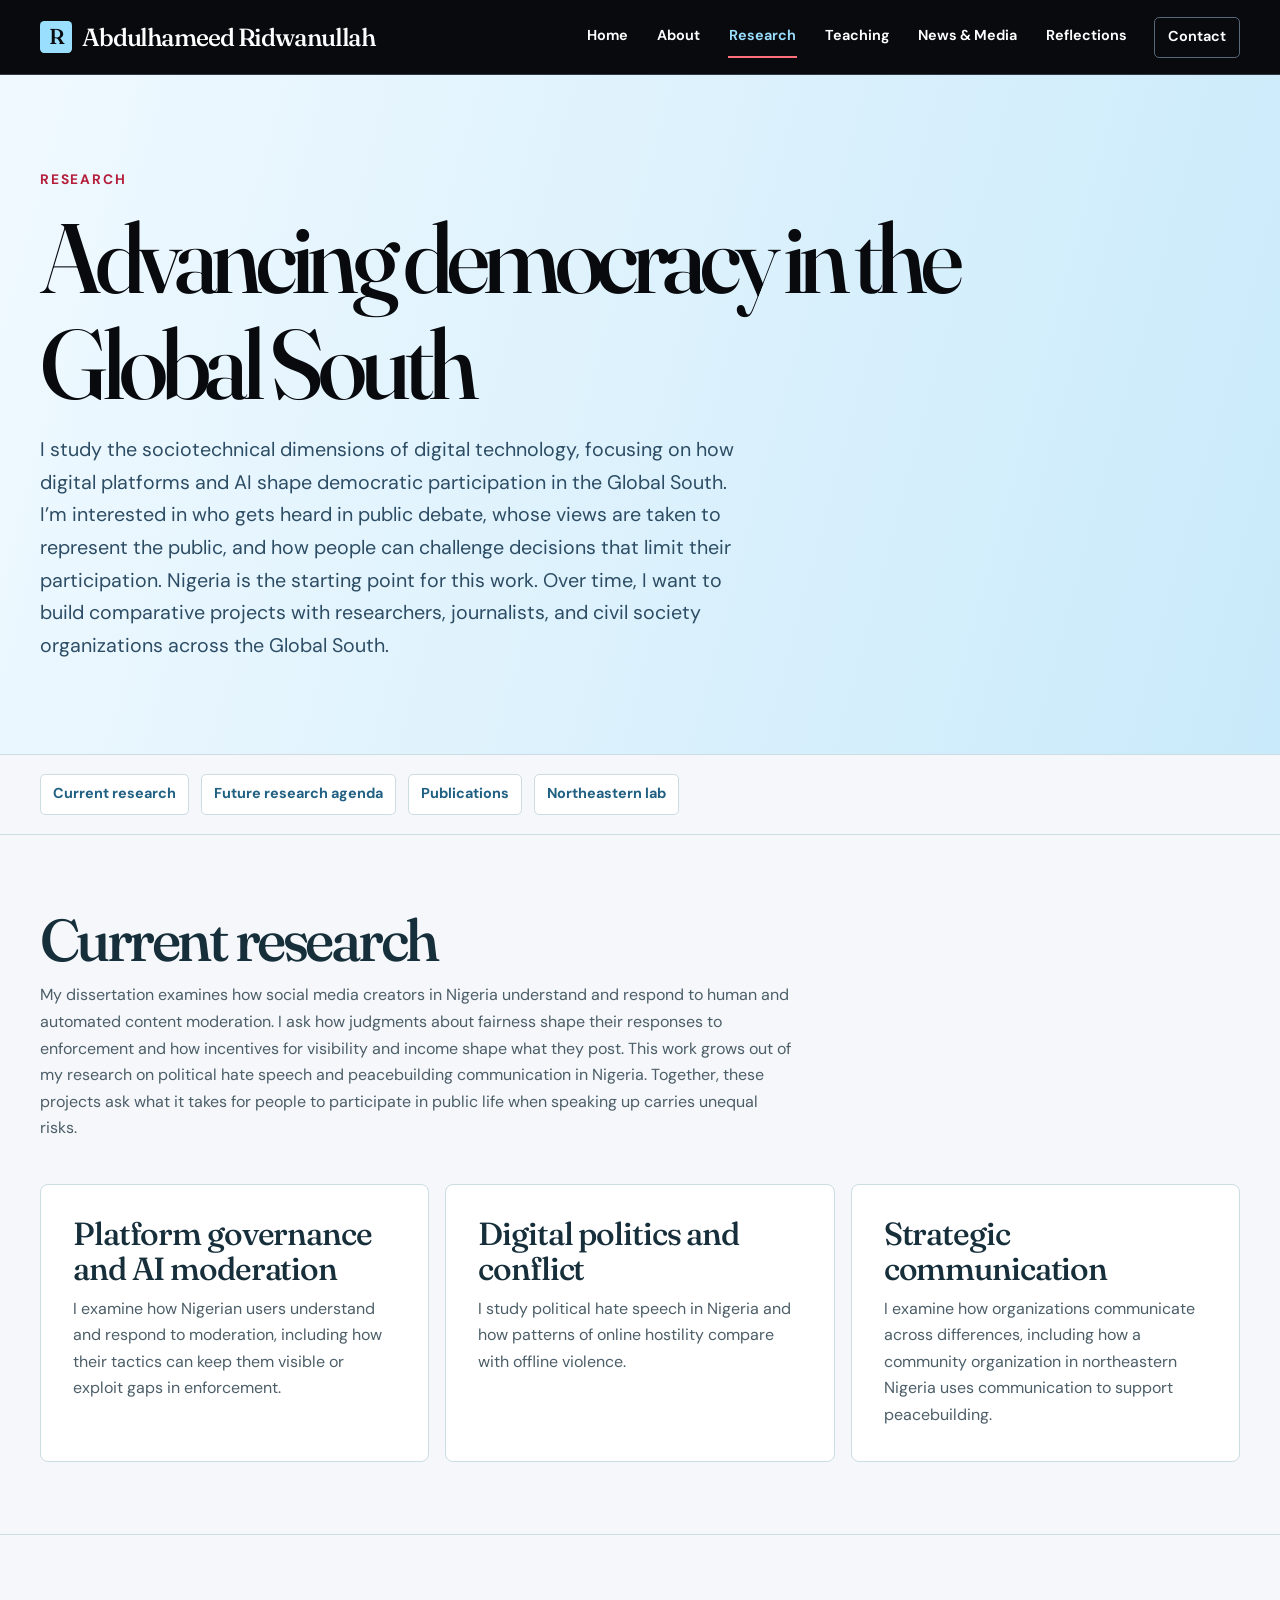
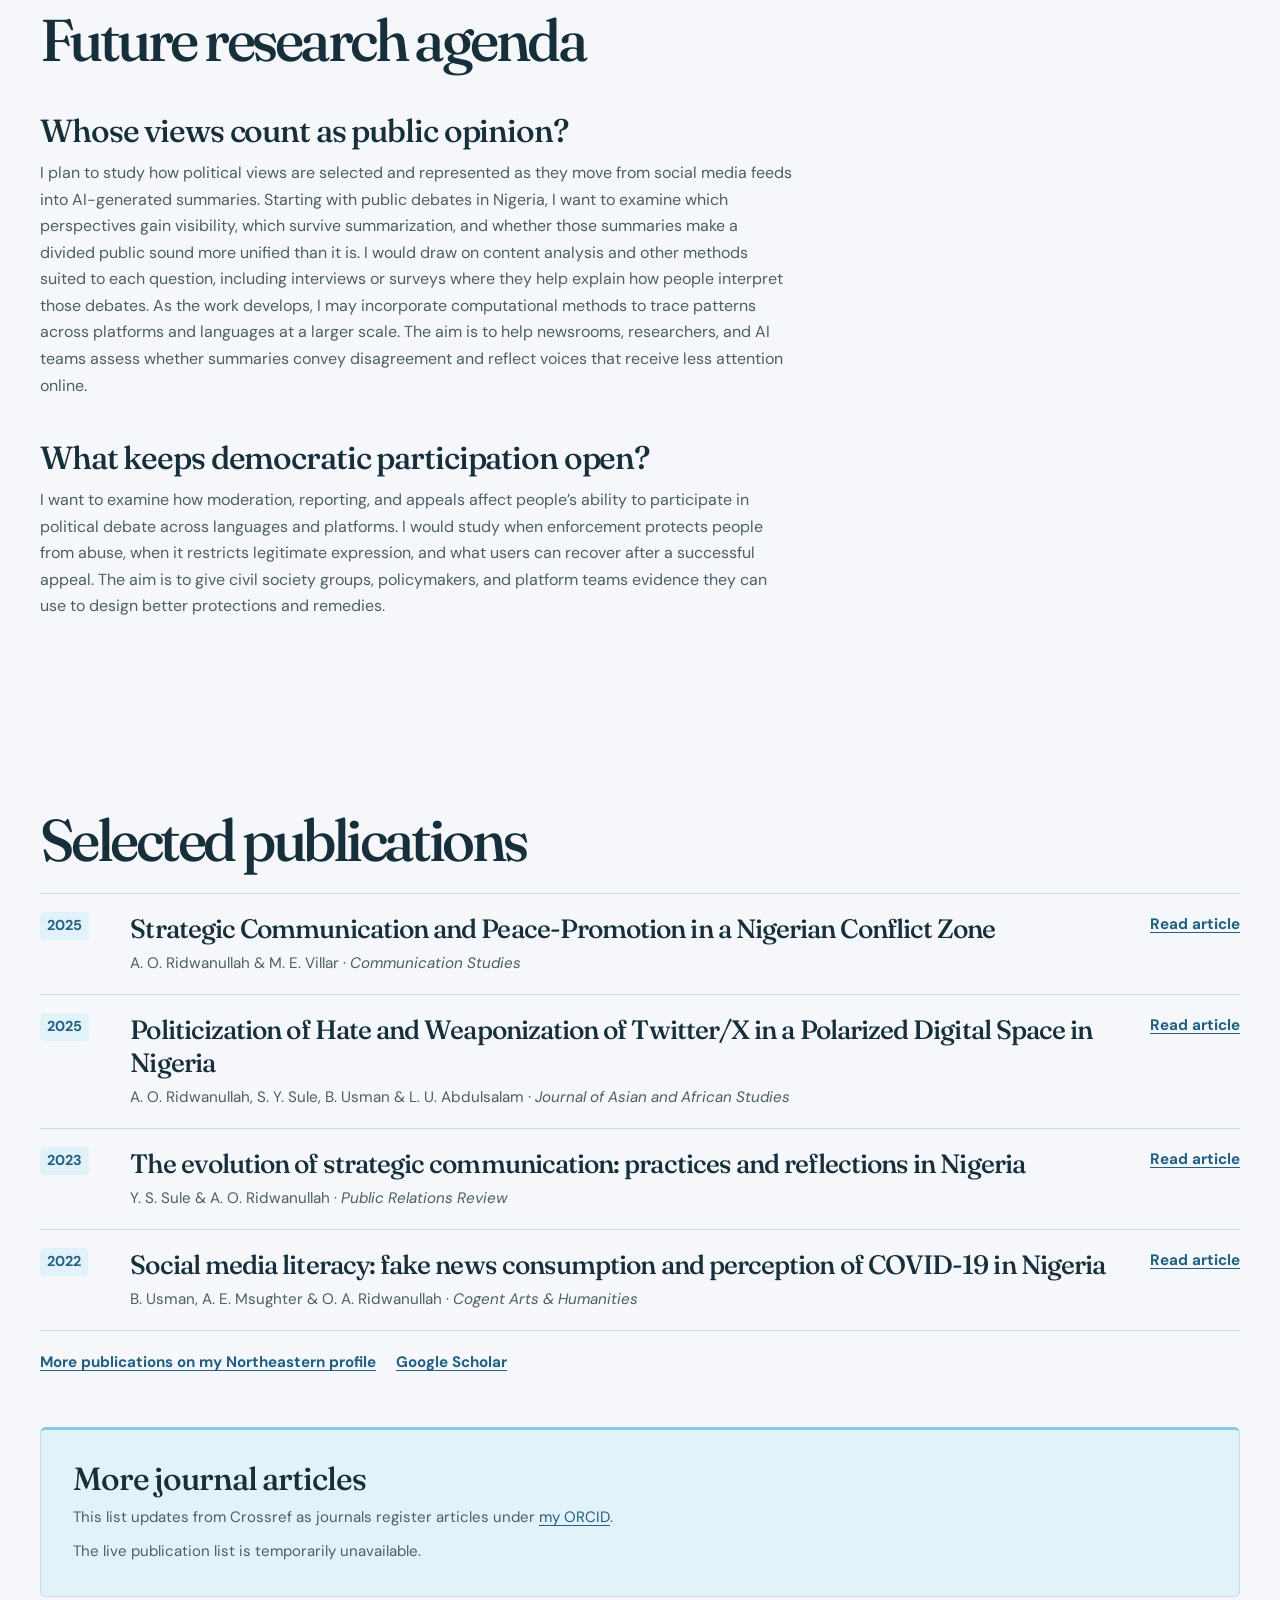
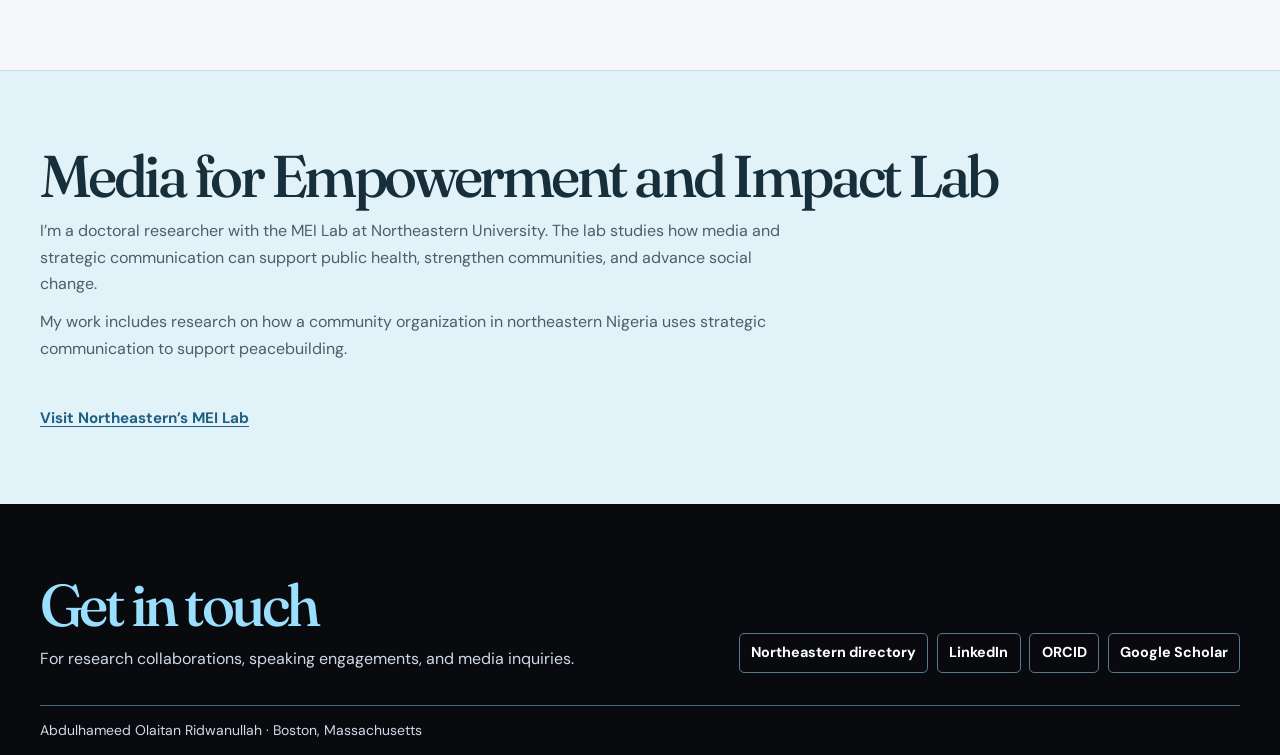
<file: research.html>
<!doctype html>
<html lang="en">
<head>
  <meta charset="utf-8">
  <meta name="viewport" content="width=device-width, initial-scale=1">
  <meta name="description" content="Research on AI, platform governance, content moderation, and digital politics, with publications and the Media for Empowerment and Impact Lab.">
  <meta name="theme-color" content="#0c2834">
  <title>Research | Abdulhameed Olaitan Ridwanullah</title>
  <link rel="preconnect" href="https://fonts.googleapis.com">
  <link rel="preconnect" href="https://fonts.gstatic.com" crossorigin>
  <link rel="stylesheet" href="https://fonts.googleapis.com/css2?family=DM+Sans:wght@400;500;600;700&family=Fraunces:opsz,wght@9..144,500;9..144,600&display=swap">
  <link rel="stylesheet" href="assets/site.css">
  <script src="assets/publications.js" defer></script>
</head>
<body>
  <a class="skip" href="#main-content">Skip to content</a>
  <header class="site-header" id="top">
    <div class="wrap header-row">
      <a class="brand" href="index.html"><span class="brand-mark" aria-hidden="true">R</span><span>Abdulhameed Ridwanullah</span></a>
      <nav class="site-nav" aria-label="Primary navigation">
        <a href="index.html">Home</a>
<a href="about.html">About</a>
<a href="research.html" aria-current="page">Research</a>
<a href="teaching.html">Teaching</a>
<a href="media.html">News &amp; Media</a>
        <a href="reflections.html">Reflections</a>
        <a class="nav-contact" href="#contact">Contact</a>
      </nav>
    </div>
  </header>
  <main id="main-content" tabindex="-1">
    <div class="page-intro">
      <div class="wrap">
        <p class="eyebrow">Research</p>
        <h1>Advancing democracy in the Global South</h1>
        <p class="intro-copy">I study the sociotechnical dimensions of digital technology, focusing on how digital platforms and AI shape democratic participation in the Global South. I’m interested in who gets heard in public debate, whose views are taken to represent the public, and how people can challenge decisions that limit their participation. Nigeria is the starting point for this work. Over time, I want to build comparative projects with researchers, journalists, and civil society organizations across the Global South.</p>
      </div>
    </div>

    <div class="page-content">
      <div class="wrap">
        <nav class="subnav" aria-label="On this page">
          <a href="#research">Current research</a>
          <a href="#future-research">Future research agenda</a>
          <a href="#publications">Publications</a>
          <a href="#mei-lab">Northeastern lab</a>
        </nav>
      </div>

      <section class="band" id="research" aria-labelledby="research-heading">
        <div class="wrap section-space">
          <div class="section-lead">
            <h2 id="research-heading">Current research</h2>
            <p>My dissertation examines how social media creators in Nigeria understand and respond to human and automated content moderation. I ask how judgments about fairness shape their responses to enforcement and how incentives for visibility and income shape what they post. This work grows out of my research on political hate speech and peacebuilding communication in Nigeria. Together, these projects ask what it takes for people to participate in public life when speaking up carries unequal risks.</p>
          </div>
          <div class="research-grid">
            <article class="research-item" id="platform-governance">
              <h3>Platform governance and AI moderation</h3>
              <p>I examine how Nigerian users understand and respond to moderation, including how their tactics can keep them visible or exploit gaps in enforcement.</p>
            </article>
            <article class="research-item" id="digital-politics">
              <h3>Digital politics and conflict</h3>
              <p>I study political hate speech in Nigeria and how patterns of online hostility compare with offline violence.</p>
            </article>
            <article class="research-item" id="strategic-communication">
              <h3>Strategic communication</h3>
              <p>I examine how organizations communicate across differences, including how a community organization in northeastern Nigeria uses communication to support peacebuilding.</p>
            </article>
          </div>
        </div>
      </section>

      <section class="band" id="future-research" aria-labelledby="future-research-heading">
        <div class="wrap section-space">
          <div class="section-lead">
            <h2 id="future-research-heading">Future research agenda</h2>
          </div>
          <div class="section-lead">
            <h3>Whose views count as public opinion?</h3>
            <p>I plan to study how political views are selected and represented as they move from social media feeds into AI-generated summaries. Starting with public debates in Nigeria, I want to examine which perspectives gain visibility, which survive summarization, and whether those summaries make a divided public sound more unified than it is. I would draw on content analysis and other methods suited to each question, including interviews or surveys where they help explain how people interpret those debates. As the work develops, I may incorporate computational methods to trace patterns across platforms and languages at a larger scale. The aim is to help newsrooms, researchers, and AI teams assess whether summaries convey disagreement and reflect voices that receive less attention online.</p>
          </div>
          <div class="section-lead">
            <h3>What keeps democratic participation open?</h3>
            <p>I want to examine how moderation, reporting, and appeals affect people’s ability to participate in political debate across languages and platforms. I would study when enforcement protects people from abuse, when it restricts legitimate expression, and what users can recover after a successful appeal. The aim is to give civil society groups, policymakers, and platform teams evidence they can use to design better protections and remedies.</p>
          </div>
        </div>
      </section>

      <section class="publications-panel" id="publications" aria-labelledby="publications-heading">
      <div class="wrap section-space">
        <h2 id="publications-heading">Selected publications</h2>
        <ol class="publication-list" role="list">
          <li>
            <time datetime="2025">2025</time>
            <div>
              <h3>Strategic Communication and Peace-Promotion in a Nigerian Conflict Zone</h3>
              <p>A. O. Ridwanullah &amp; M. E. Villar · <cite>Communication Studies</cite></p>
            </div>
            <a class="paper-link" href="https://doi.org/10.1080/10510974.2025.2544833" aria-label="Read article, Strategic Communication and Peace-Promotion in a Nigerian Conflict Zone">Read article</a>
          </li>
          <li>
            <time datetime="2025">2025</time>
            <div>
              <h3>Politicization of Hate and Weaponization of Twitter/X in a Polarized Digital Space in Nigeria</h3>
              <p>A. O. Ridwanullah, S. Y. Sule, B. Usman &amp; L. U. Abdulsalam · <cite>Journal of Asian and African Studies</cite></p>
            </div>
            <a class="paper-link" href="https://doi.org/10.1177/00219096241230500" aria-label="Read article, Politicization of Hate and Weaponization of Twitter/X in a Polarized Digital Space in Nigeria">Read article</a>
          </li>
          <li>
            <time datetime="2023">2023</time>
            <div>
              <h3>The evolution of strategic communication: practices and reflections in Nigeria</h3>
              <p>Y. S. Sule &amp; A. O. Ridwanullah · <cite>Public Relations Review</cite></p>
            </div>
            <a class="paper-link" href="https://doi.org/10.1016/j.pubrev.2023.102323" aria-label="Read article, The evolution of strategic communication: practices and reflections in Nigeria">Read article</a>
          </li>
          <li>
            <time datetime="2022">2022</time>
            <div>
              <h3>Social media literacy: fake news consumption and perception of COVID-19 in Nigeria</h3>
              <p>B. Usman, A. E. Msughter &amp; O. A. Ridwanullah · <cite>Cogent Arts &amp; Humanities</cite></p>
            </div>
            <a class="paper-link" href="https://doi.org/10.1080/23311983.2022.2138011" aria-label="Read article, Social media literacy: fake news consumption and perception of COVID-19 in Nigeria">Read article</a>
          </li>
        </ol>
        <p class="actions more-publications">
          <a class="text-link" href="https://camd.northeastern.edu/people/abdulhameed-ridwanullah/">More publications on my Northeastern profile</a>
          <a class="text-link" href="https://scholar.google.com/citations?user=ANlG218AAAAJ">Google Scholar</a>
        </p>
        <section class="publication-feed" aria-labelledby="publication-feed-heading">
          <h3 id="publication-feed-heading">More journal articles</h3>
          <p class="publication-feed-source">This list updates from Crossref as journals register articles under <a href="https://orcid.org/0000-0002-1211-8335">my ORCID</a>.</p>
          <p class="publication-feed-status" role="status"></p>
          <ol class="publication-list publication-feed-list" role="list" hidden></ol>
        </section>
      </div>
    </section><section class="band" id="mei-lab" aria-labelledby="mei-lab-heading">
      <div class="wrap section-space">
        <div class="section-lead">
          <h2 id="mei-lab-heading">Media for Empowerment and Impact Lab</h2>
          <p>I’m a doctoral researcher with the MEI Lab at Northeastern University. The lab studies how media and strategic communication can support public health, strengthen communities, and advance social change.</p>
          <p>My work includes research on how a community organization in northeastern Nigeria uses strategic communication to support peacebuilding.</p>
        </div>
        <a class="text-link" href="https://meilab.sites.northeastern.edu/">Visit Northeastern’s MEI Lab</a>
      </div>
    </section>
    </div>
  </main>
  <footer class="contact" id="contact" aria-labelledby="contact-heading">
    <div class="wrap">
      <div class="contact-grid">
        <div>
          <h2 id="contact-heading">Get in touch</h2>
          <p>For research collaborations, speaking engagements, and media inquiries.</p>
        </div>
        <div class="contact-links">
          <a href="https://camd.northeastern.edu/people/abdulhameed-ridwanullah/">Northeastern directory</a>
          <a href="https://www.linkedin.com/in/abdulhameed-ridwanullah-anipr-89919175/">LinkedIn</a>
          <a href="https://orcid.org/0000-0002-1211-8335">ORCID</a>
          <a href="https://scholar.google.com/citations?user=ANlG218AAAAJ">Google Scholar</a>
        </div>
      </div>
      <p class="footer-note">Abdulhameed Olaitan Ridwanullah <span aria-hidden="true">·</span> Boston, Massachusetts</p>
    </div>
  </footer>
</body>
</html>
</file>
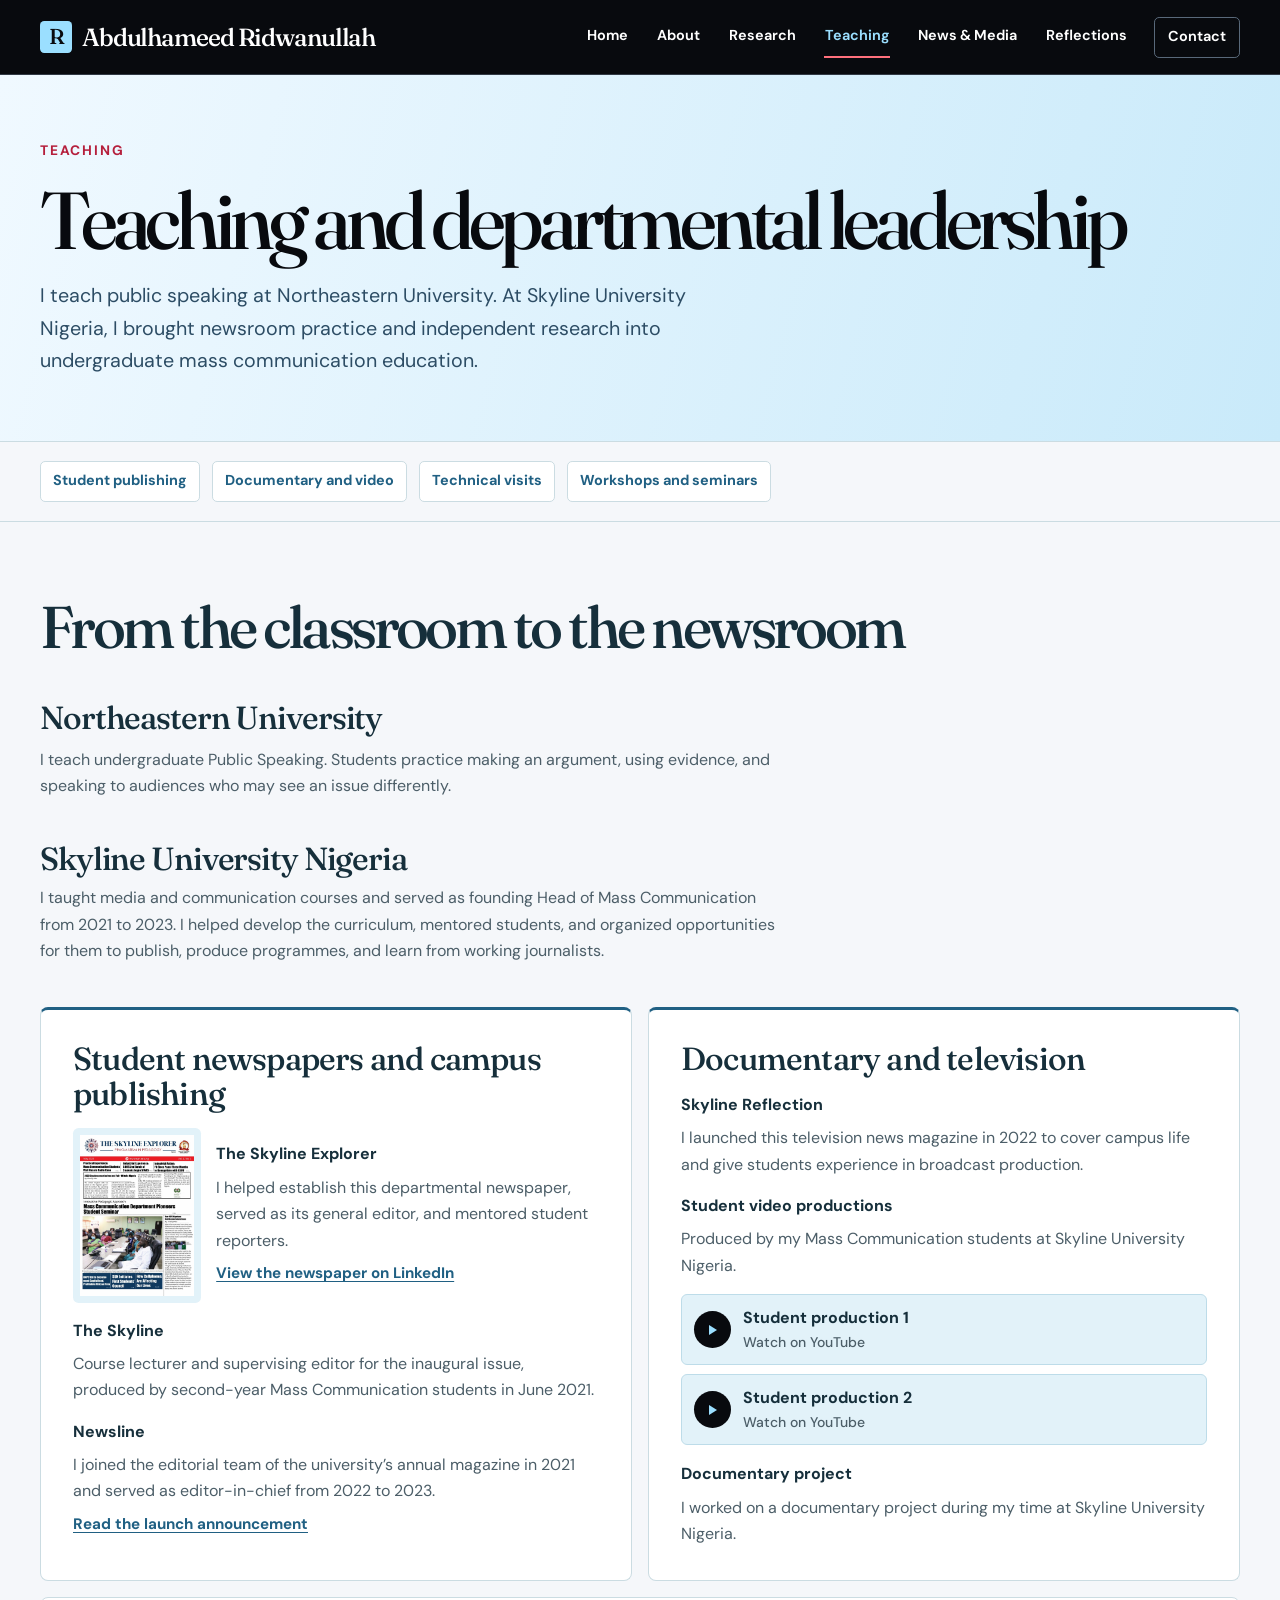
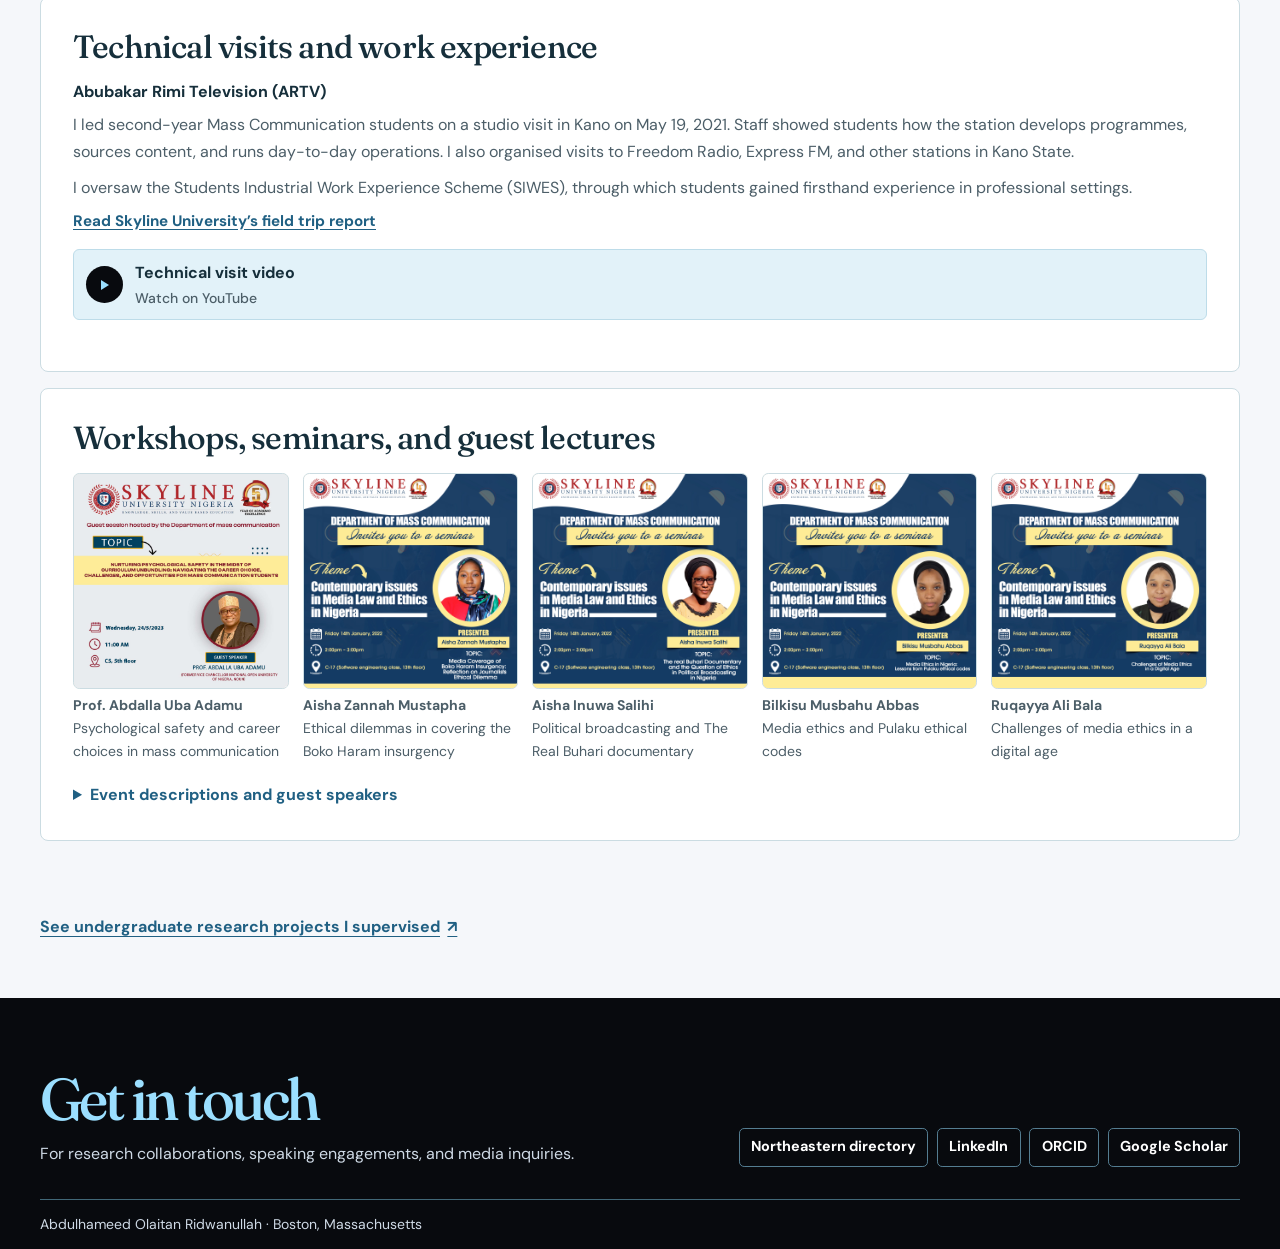
<file: teaching.html>
<!doctype html>
<html lang="en">
<head>
  <meta charset="utf-8">
  <meta name="viewport" content="width=device-width, initial-scale=1">
  <meta name="description" content="Public speaking at Northeastern and newsroom visits, workshops, seminars, and student media production at Skyline University Nigeria.">
  <meta name="theme-color" content="#0c2834">
  <title>Teaching | Abdulhameed Olaitan Ridwanullah</title>
  <link rel="preconnect" href="https://fonts.googleapis.com">
  <link rel="preconnect" href="https://fonts.gstatic.com" crossorigin>
  <link rel="stylesheet" href="https://fonts.googleapis.com/css2?family=DM+Sans:wght@400;500;600;700&family=Fraunces:opsz,wght@9..144,500;9..144,600&display=swap">
  <link rel="stylesheet" href="assets/site.css">
</head>
<body>
  <a class="skip" href="#main-content">Skip to content</a>
  <header class="site-header" id="top">
    <div class="wrap header-row">
      <a class="brand" href="index.html"><span class="brand-mark" aria-hidden="true">R</span><span>Abdulhameed Ridwanullah</span></a>
      <nav class="site-nav" aria-label="Primary navigation">
        <a href="index.html">Home</a>
<a href="about.html">About</a>
<a href="research.html">Research</a>
<a href="teaching.html" aria-current="page">Teaching</a>
<a href="media.html">News &amp; Media</a>
        <a href="reflections.html">Reflections</a>
        <a class="nav-contact" href="#contact">Contact</a>
      </nav>
    </div>
  </header>
  <main id="main-content" tabindex="-1">
    <div class="page-intro page-intro-compact"><div class="wrap">
      <p class="eyebrow">Teaching</p>
      <h1>Teaching and departmental leadership</h1>
      <p class="intro-copy">I teach public speaking at Northeastern University. At Skyline University Nigeria, I brought newsroom practice and independent research into undergraduate mass communication education.</p>
    </div></div>
    <div class="page-content">
      <div class="wrap"><nav class="subnav" aria-label="On this page"><a href="#skyline-student-publishing">Student publishing</a><a href="#skyline-documentary">Documentary and video</a><a href="#skyline-technical-visit">Technical visits</a><a href="#skyline-workshop">Workshops and seminars</a></nav></div>
      <section class="band" id="teaching" aria-labelledby="teaching-heading">
      <div class="wrap section-space">
        <div class="section-lead">
          <h2 id="teaching-heading">From the classroom to the newsroom</h2>
        </div>
        <div class="section-lead">
          <h3>Northeastern University</h3>
          <p>I teach undergraduate Public Speaking. Students practice making an argument, using evidence, and speaking to audiences who may see an issue differently.</p>
        </div>
        <section id="media-projects" aria-labelledby="media-projects-heading">
          <div class="section-lead">
            <h3 id="media-projects-heading">Skyline University Nigeria</h3>
            <p>I taught media and communication courses and served as founding Head of Mass Communication from 2021 to 2023. I helped develop the curriculum, mentored students, and organized opportunities for them to publish, produce programmes, and learn from working journalists.</p>
          </div>
          <div class="project-grid teaching-gallery">
            <section class="research-item teaching-project" id="skyline-student-publishing" aria-labelledby="skyline-student-publishing-heading">
              <h4 id="skyline-student-publishing-heading">Student newspapers and campus publishing</h4>
              <div class="newspaper-feature">
                <a class="newspaper-cover" href="assets/skyline-explorer-cover.jpg" aria-label="View The Skyline Explorer front page at full size">
                  <img src="assets/skyline-explorer-cover.jpg" width="763" height="1080" loading="lazy" alt="Front page of The Skyline Explorer student newspaper">
                </a>
                <div>
                  <h5>The Skyline Explorer</h5>
                  <p>I helped establish this departmental newspaper, served as its general editor, and mentored student reporters.</p>
                  <a class="text-link" href="https://www.linkedin.com/posts/abdulhameed-ridwanullah-89919175_skyline-exlorer-ugcPost-7093296008624783360-4-LM/">View the newspaper on LinkedIn</a>
                </div>
              </div>
              <h5>The Skyline</h5>
              <p>Course lecturer and supervising editor for the inaugural issue, produced by second-year Mass Communication students in June 2021.</p>
              <h5>Newsline</h5>
              <p>I joined the editorial team of the university’s annual magazine in 2021 and served as editor-in-chief from 2022 to 2023.</p>
              <a class="text-link" href="https://sun.edu.ng/skyline-university-nigeria-launches-first-edition-of-newsline-magazine/">Read the launch announcement</a>
            </section>
            <section class="research-item teaching-project" id="skyline-documentary" aria-labelledby="skyline-documentary-heading">
              <h4 id="skyline-documentary-heading">Documentary and television</h4>
              <h5>Skyline Reflection</h5>
              <p>I launched this television news magazine in 2022 to cover campus life and give students experience in broadcast production.</p>
              <h5>Student video productions</h5>
              <p>Produced by my Mass Communication students at Skyline University Nigeria.</p>
              <ul class="screenings">
                <li><a href="https://youtu.be/bZEVqYsS694"><span class="play-mark" aria-hidden="true"></span><span>Student production 1 <small>Watch on YouTube</small></span></a></li>
                <li><a href="https://youtu.be/RIfuoalk7m0"><span class="play-mark" aria-hidden="true"></span><span>Student production 2 <small>Watch on YouTube</small></span></a></li>
              </ul>
              <h5>Documentary project</h5>
              <p>I worked on a documentary project during my time at Skyline University Nigeria.</p>
            </section>
            <section class="research-item teaching-wide" id="skyline-technical-visit" aria-labelledby="skyline-technical-visit-heading">
              <h4 id="skyline-technical-visit-heading">Technical visits and work experience</h4>
              <h5>Abubakar Rimi Television (ARTV)</h5>
              <p>I led second-year Mass Communication students on a studio visit in Kano on May 19, 2021. Staff showed students how the station develops programmes, sources content, and runs day-to-day operations. I also organised visits to Freedom Radio, Express FM, and other stations in Kano State.</p>
              <p>I oversaw the Students Industrial Work Experience Scheme (SIWES), through which students gained firsthand experience in professional settings.</p>
              <a class="text-link" href="https://sun.edu.ng/skyline-university-nigeria-exposes-mass-communication-students-to-media-practice-at-abubakar-rimi-television-artv/">Read Skyline University’s field trip report</a>
              <ul class="screenings">
                <li><a href="https://youtu.be/ggBwKo-rs0g"><span class="play-mark" aria-hidden="true"></span><span>Technical visit video <small>Watch on YouTube</small></span></a></li>
              </ul>
            </section>
            <section class="research-item teaching-wide" id="skyline-workshop" aria-labelledby="skyline-workshop-heading">
              <h4 id="skyline-workshop-heading">Workshops, seminars, and guest lectures</h4>
              <div class="flyers-grid"><figure><a href="assets/workshop.jpg" aria-label="Open full-size flyer for Prof. Abdalla Uba Adamu">
      <img src="assets/workshop.jpg" width="1280" height="1280" loading="lazy" alt="Skyline University Nigeria event flyer for Prof. Abdalla Uba Adamu">
    </a><figcaption><strong>Prof. Abdalla Uba Adamu</strong><br>Psychological safety and career choices in mass communication</figcaption></figure>
<figure><a href="assets/seminar-mustapha.jpg" aria-label="Open full-size flyer for Aisha Zannah Mustapha">
      <img src="assets/seminar-mustapha.jpg" width="2000" height="2000" loading="lazy" alt="Skyline University Nigeria event flyer for Aisha Zannah Mustapha">
    </a><figcaption><strong>Aisha Zannah Mustapha</strong><br>Ethical dilemmas in covering the Boko Haram insurgency</figcaption></figure>
<figure><a href="assets/seminar-salihi.jpg" aria-label="Open full-size flyer for Aisha Inuwa Salihi">
      <img src="assets/seminar-salihi.jpg" width="2000" height="2000" loading="lazy" alt="Skyline University Nigeria event flyer for Aisha Inuwa Salihi">
    </a><figcaption><strong>Aisha Inuwa Salihi</strong><br>Political broadcasting and The Real Buhari documentary</figcaption></figure>
<figure><a href="assets/seminar-abbas.jpg" aria-label="Open full-size flyer for Bilkisu Musbahu Abbas">
      <img src="assets/seminar-abbas.jpg" width="2000" height="2000" loading="lazy" alt="Skyline University Nigeria event flyer for Bilkisu Musbahu Abbas">
    </a><figcaption><strong>Bilkisu Musbahu Abbas</strong><br>Media ethics and Pulaku ethical codes</figcaption></figure>
<figure><a href="assets/seminar-bala.jpg" aria-label="Open full-size flyer for Ruqayya Ali Bala">
      <img src="assets/seminar-bala.jpg" width="2000" height="2000" loading="lazy" alt="Skyline University Nigeria event flyer for Ruqayya Ali Bala">
    </a><figcaption><strong>Ruqayya Ali Bala</strong><br>Challenges of media ethics in a digital age</figcaption></figure></div>
              <details class="archive-detail">
                <summary>Event descriptions and guest speakers</summary>
                <h5>Guest lecture series</h5>
                <p>I organized a guest lecture series for Mass Communication students. One session featured Clement Oloyede, then Northern Bureau Chief of <cite>Daily Trust</cite>.</p>
                <h5>Contemporary Issues in Media Law and Ethics in Nigeria</h5>
                <p>I organized this departmental seminar at Skyline University Nigeria on <time datetime="2022-01-14">January 14, 2022</time>.</p>
                <ul>
                  <li><strong>Aisha Zannah Mustapha</strong> presented "Media Coverage of Boko Haram Insurgency: Reflection on Journalists' Ethical Dilemma."</li>
                  <li><strong>Aisha Inuwa Salihi</strong> presented "The Real Buhari Documentary and the Question of Ethics in Political Broadcasting in Nigeria."</li>
                  <li><strong>Bilkisu Musbahu Abbas</strong> presented "Media Ethics in Nigeria: Lessons from Pulaku Ethical Codes."</li>
                  <li><strong>Ruqayya Ali Bala</strong> presented "Challenges of Media Ethics in a Digital Age."</li>
                </ul>
                <h5>Nurturing Psychological Safety in the Midst of Curriculum Unbundling</h5>
                <p>I organized this departmental guest session on May 24, 2023, with Professor Abdalla Uba Adamu, former vice chancellor of the National Open University of Nigeria. The session addressed career choices, challenges, and opportunities for mass communication students as the curriculum was reorganized.</p>
              </details>
            </section>
          </div>
        </section>
      </div>
    </section>
      <div class="wrap teaching-more"><a class="arrow-link" href="about.html#community-mentorship">See undergraduate research projects I supervised <span aria-hidden="true">↗</span></a></div>
    </div>
  </main>
  <footer class="contact" id="contact" aria-labelledby="contact-heading">
    <div class="wrap">
      <div class="contact-grid">
        <div>
          <h2 id="contact-heading">Get in touch</h2>
          <p>For research collaborations, speaking engagements, and media inquiries.</p>
        </div>
        <div class="contact-links">
          <a href="https://camd.northeastern.edu/people/abdulhameed-ridwanullah/">Northeastern directory</a>
          <a href="https://www.linkedin.com/in/abdulhameed-ridwanullah-anipr-89919175/">LinkedIn</a>
          <a href="https://orcid.org/0000-0002-1211-8335">ORCID</a>
          <a href="https://scholar.google.com/citations?user=ANlG218AAAAJ">Google Scholar</a>
        </div>
      </div>
      <p class="footer-note">Abdulhameed Olaitan Ridwanullah <span aria-hidden="true">·</span> Boston, Massachusetts</p>
    </div>
  </footer>
</body>
</html>
</file>
<file: assets/site.css>
:root {
  color-scheme: light;
  --paper: #f5f7fa;
  --white: #fff;
  --ink: #162f3b;
  --muted: #4c5e68;
  --night: #080a0e;
  --night-panel: #141c28;
  --light-on-dark: #cfdae6;
  --accent: #9bdfff;
  --link: #206083;
  --wash: #e2f2f9;
  --line: #cbdce2;
  --sky-background: #c9eafa;
  --red: #b51f3c;
  --red-hover: #981731;
  --red-on-dark: #ff707c;
  --slate: #91a5bb;
  --display: "Fraunces", Georgia, serif;
  --body: "DM Sans", Aptos, "Segoe UI", sans-serif;
  --max-width: 77rem;
}

*, *::before, *::after { box-sizing: border-box; }
html { scroll-margin-top: 1rem; }
body { margin: 0; background: var(--paper); color: var(--ink); font: 1rem/1.66 var(--body); }
img { display: block; max-width: 100%; height: auto; }
h1, h2, h3, h4, h5, p, figure { margin: 0; }
h1, h2, h3, h4, h5 { font-family: var(--display); font-weight: 500; line-height: 1.08; }
h1 { font-size: clamp(3.25rem, 7.7vw, 7rem); letter-spacing: -.065em; }
h2 { font-size: clamp(2.4rem, 4.6vw, 4.4rem); letter-spacing: -.06em; }
h3 { font-size: clamp(1.55rem, 2.5vw, 2.12rem); letter-spacing: -.035em; }
h4 { font-size: clamp(1.25rem, 2.1vw, 1.62rem); letter-spacing: -.025em; }
h5 { font: 700 1rem/1.35 var(--body); }
a { color: var(--link); text-underline-offset: .22em; }
a:hover { text-decoration-thickness: 2px; }
:focus-visible { outline: 2px solid currentColor; outline-offset: 4px; }
[id] { scroll-margin-top: 1.15rem; }
.wrap { width: min(var(--max-width), calc(100% - 5rem)); margin-inline: auto; }
.skip { position: absolute; z-index: 4; top: 1rem; left: 1rem; padding: .6rem 1rem; background: var(--accent); color: var(--ink); transform: translateY(-200%); }
.skip:focus { transform: translateY(0); }
.site-header { background: var(--night); color: var(--white); border-bottom: 1px solid #313944; }
.header-row { display: flex; justify-content: space-between; align-items: center; gap: 1.45rem; min-height: 4.65rem; }
.brand { display: inline-flex; align-items: center; gap: .62rem; color: inherit; text-decoration: none; font: 500 1.55rem/1 var(--display); letter-spacing: -.045em; }
.brand-mark { display: grid; place-items: center; width: 2rem; height: 2rem; background: var(--accent); color: var(--night); border-radius: .26rem; font-size: 1.35rem; }
.site-nav { display: flex; flex-wrap: wrap; align-items: center; gap: .35rem clamp(.65rem, 2.1vw, 1.65rem); }
.site-nav a { display: inline-block; padding: .46rem .08rem; border-bottom: 2px solid transparent; color: var(--white); font-size: .9rem; font-weight: 650; text-decoration: none; }
.site-nav a:hover, .site-nav a[aria-current="page"] { color: var(--accent); border-color: var(--red-on-dark); }
.site-nav .nav-contact { padding-inline: .8rem; border: 1px solid #59697a; border-radius: .32rem; }
.site-nav .nav-contact:hover { border-color: var(--accent); }
.link-row, .actions { display: flex; flex-wrap: wrap; align-items: center; gap: .65rem 1.25rem; }
.button { display: inline-block; padding: .68rem 1.05rem; border: 1px solid currentColor; border-radius: .35rem; font-weight: 700; text-decoration: none; }
.button:hover { background: var(--wash); }
.button-primary { background: var(--red); border-color: var(--red); color: var(--white); }
.button-primary:hover { background: var(--red-hover); border-color: var(--red-hover); }
.button:focus-visible { outline-color: var(--accent); }
.button-quiet { color: var(--white); border-color: #71879c; background: #ffffff09; }
.button-quiet:hover { background: var(--night-panel); }
.text-link, .paper-link { font-size: .95rem; font-weight: 700; }
.arrow-link { display: inline-flex; align-items: baseline; gap: .46rem; width: fit-content; color: var(--link); font-weight: 700; }
.eyebrow { font-size: .86rem; font-weight: 700; letter-spacing: .13em; text-transform: uppercase; }
.label, .meta { font: 700 .875rem/1.45 var(--body); letter-spacing: .045em; }
.label { text-transform: uppercase; letter-spacing: .115em; }
.muted { color: var(--muted); }

.hero-panel { position: relative; isolation: isolate; overflow: hidden; background: radial-gradient(ellipse at 83% 37%, #1a3145 0, transparent 57%), var(--night); color: var(--white); }
.hero-panel::before, .hero-panel::after { position: absolute; z-index: -1; inset: auto 0 0; content: ""; pointer-events: none; }
.hero-panel::before {
  height: clamp(5rem, 11vw, 10rem);
  background: linear-gradient(90deg, #1b304848, #33567368 45%, #4c8fb681);
  clip-path: polygon(0 83%, 4% 83%, 4% 76%, 8% 76%, 8% 88%, 12% 88%, 12% 65%, 16% 65%, 16% 77%, 21% 77%, 21% 89%, 28% 89%, 28% 73%, 33% 73%, 33% 61%, 37% 61%, 37% 79%, 44% 79%, 44% 89%, 53% 89%, 53% 64%, 57% 64%, 57% 48%, 62% 48%, 62% 77%, 67% 77%, 67% 59%, 71% 59%, 71% 38%, 73% 38%, 73% 28%, 74.5% 28%, 74.5% 38%, 77% 38%, 77% 74%, 81% 74%, 81% 49%, 86% 49%, 86% 80%, 89% 80%, 89% 60%, 92% 60%, 92% 33%, 96% 33%, 96% 74%, 100% 74%, 100% 100%, 0 100%);
}
.hero-panel::after {
  height: clamp(3.2rem, 7vw, 6rem);
  background: linear-gradient(90deg, #172a42, #284561 58%, #345d7c);
  clip-path: polygon(0 89%, 6% 89%, 6% 77%, 11% 77%, 11% 90%, 23% 90%, 23% 75%, 29% 75%, 29% 93%, 42% 93%, 42% 78%, 47% 78%, 47% 89%, 55% 89%, 55% 63%, 61% 63%, 61% 78%, 66% 78%, 66% 67%, 69% 67%, 69% 49%, 75% 49%, 75% 80%, 81% 80%, 81% 62%, 84% 62%, 84% 46%, 89% 46%, 89% 69%, 93% 69%, 93% 55%, 97% 55%, 97% 76%, 100% 76%, 100% 100%, 0 100%);
}
.hero { display: grid; grid-template: "identity portrait" auto "message portrait" auto / minmax(0, 1fr) clamp(12rem, 23vw, 20.5rem); gap: .9rem clamp(2rem, 5vw, 5.15rem); align-items: center; padding-block: clamp(2rem, 4.4vw, 4.25rem); }
.hero-identity { grid-area: identity; }
.hero-message { grid-area: message; }
.hero h1 { font-size: clamp(2.85rem, 5.25vw, 5.35rem); }
.hero h1 span { display: block; }
.hero h1 span:last-child { color: var(--accent); }
.hero .eyebrow { margin-bottom: .65rem; color: var(--red-on-dark); }
.hero-role { margin-top: .75rem; color: var(--light-on-dark); font-size: 1rem; font-weight: 700; }
.hero-question { max-width: 42rem; font: 500 clamp(1.37rem, 2.6vw, 2.2rem)/1.18 var(--display); letter-spacing: -.026em; text-wrap: balance; }
.hero-intro { max-width: 43rem; margin-top: .42rem; color: var(--light-on-dark); }
.hero-focus { display: flex; align-items: baseline; gap: .7rem; margin-top: .75rem; line-height: 1.35; }
.hero-focus-label { flex: none; color: var(--slate); font-size: .875rem; font-weight: 650; }
.hero-focus-topic { min-width: 0; padding-left: .7rem; border-left: 2px solid var(--red-on-dark); color: var(--accent); font-weight: 750; }
.hero .actions { margin-top: 1.1rem; }
.hero .button { padding-block: .52rem; }
.quick-links { display: flex; flex-wrap: wrap; gap: .3rem 1.2rem; margin-top: .72rem; }
.hero .text-link { color: var(--light-on-dark); }
.hero .text-link:hover { color: var(--accent); }
.portrait { grid-area: portrait; position: relative; isolation: isolate; width: calc(100% - .45rem); justify-self: start; }
.portrait::before { position: absolute; inset: .55rem -.55rem -.55rem .55rem; z-index: -1; content: ""; border: 1px solid #447fa2; border-radius: .4rem; }
.portrait img { width: 100%; aspect-ratio: 1 / 1.08; object-fit: cover; object-position: center 35%; border: 1px solid #91b4c9; border-radius: .4rem; background: var(--night-panel); box-shadow: 0 .95rem 1.75rem #19395635; }

.interests-strip { background: #0d131c; color: var(--white); border-block: 1px solid #33475a; }
.interests-row { display: grid; grid-template-areas: "label track control"; grid-template-columns: auto minmax(0, 1fr) auto; gap: .6rem 1.25rem; align-items: center; padding-block: .7rem; }
.interests-row h2 { grid-area: label; color: var(--accent); font: 700 .875rem/1.2 var(--body); }
.interests-window { grid-area: track; }
.interests-list { display: flex; flex-wrap: wrap; gap: .3rem 1.35rem; margin: 0; padding: 0; list-style: none; }
.interests-list li { display: inline-flex; align-items: center; gap: .58rem; font-size: .9rem; font-weight: 650; }
.interests-list li::before { content: ""; width: .3rem; height: .3rem; flex: 0 0 .3rem; border-radius: 50%; background: var(--red-on-dark); }
.interests-repeat { display: none; }
.has-motion .interests-window { overflow: hidden; mask-image: linear-gradient(90deg, transparent, #000 1.15rem, #000 calc(100% - 1.15rem), transparent); }
.has-motion .interests-track { display: flex; width: max-content; animation: research-interest-scroll 34s linear infinite; }
.has-motion .interests-list { display: flex; flex: none; flex-wrap: nowrap; gap: 1.65rem; padding-right: 1.65rem; white-space: nowrap; }
.is-paused .interests-track, .interests-window:hover .interests-track { animation-play-state: paused; }
@keyframes research-interest-scroll { to { transform: translateX(-50%); } }
.motion-toggle { grid-area: control; min-width: 8rem; padding: .32rem .55rem; border: 1px solid #64899b; border-radius: .35rem; background: transparent; color: var(--white); cursor: pointer; font: 650 .875rem/1.35 var(--body); }
.motion-toggle:hover { border-color: var(--accent); color: var(--accent); }

.section-space { padding-block: clamp(3.25rem, 6.9vw, 6.8rem); }
.section-lead { margin-bottom: clamp(1.4rem, 3.5vw, 2.65rem); }
.section-lead > p { margin-top: .7rem; max-width: 47rem; color: var(--muted); }
.section-head { display: flex; justify-content: space-between; align-items: end; gap: .7rem 1.5rem; flex-wrap: wrap; margin-bottom: 1.35rem; }
.section-head p { color: var(--muted); }
.selected-work { padding-block: clamp(2rem, 4vw, 3.65rem); }
.selected-work > h2 { margin-bottom: .9rem; font-size: clamp(1.85rem, 3.4vw, 3.35rem); }
.selected-grid { display: grid; grid-template-columns: minmax(0, 1.4fr) minmax(0, 1fr); gap: .9rem; }
.selected-piece { display: flex; flex-direction: column; align-items: flex-start; padding: clamp(1.05rem, 2.5vw, 2rem); border: 1px solid var(--line); border-top: 4px solid var(--link); border-radius: .28rem .28rem .55rem .55rem; }
.selected-paper { background: var(--white); border-top-color: var(--red); }
.selected-spotlight { background: var(--wash); border-top-color: #3883ae; }
.selected-piece .eyebrow { margin-bottom: .75rem; color: var(--link); }
.selected-piece h3 { max-width: 31ch; font-size: clamp(1.48rem, 2.9vw, 2.42rem); line-height: 1.13; }
.selected-piece h3 a { color: inherit; text-decoration: none; }
.selected-piece h3 a:hover { color: var(--link); text-decoration: underline; }
.selected-source { margin-block: .65rem 1rem; color: var(--muted); }
.selected-piece .text-link { margin-top: auto; }
.research-map { padding-block: .35rem clamp(2.2rem, 5vw, 4.7rem); }
.research-map > h2 { margin-bottom: .9rem; font-size: clamp(1.85rem, 3.4vw, 3.35rem); }
.research-map-panel { display: grid; grid-template-columns: minmax(0, 1.88fr) minmax(0, 1fr); overflow: hidden; border: 1px solid #a7c8d7; border-radius: .6rem; }
.research-map-network { position: relative; isolation: isolate; display: grid; grid-template: "platform . politics" 1fr ". center ." auto "ai . strategy" 1fr / minmax(0, 1fr) minmax(0, 1.06fr) minmax(0, 1fr); gap: .15rem .68rem; align-items: center; justify-items: center; min-height: 16.5rem; padding: 1.25rem; color: var(--white); background: radial-gradient(ellipse at center, #29576c 0%, #0c2834 68%); }
.research-map-network::before { position: absolute; z-index: -2; inset: 0; content: ""; background: radial-gradient(circle, #cbefff33 .75px, transparent 1px) 0 0 / 1.1rem 1.1rem; }
.research-map-lines { position: absolute; z-index: -1; inset: 0; width: 100%; height: 100%; pointer-events: none; }
.research-map-center { grid-area: center; width: 100%; max-width: 10.7rem; padding: .65rem .35rem; border: 1px solid #96cae3; border-radius: .42rem; background: #1e4b60; color: var(--accent); text-align: center; font: 500 clamp(1.08rem, 2vw, 1.58rem)/1.05 var(--display); }
.theme-node { width: 100%; max-width: 12rem; padding: .54rem .36rem; border: 1px solid #7696a4; border-radius: .42rem; background: #123644; color: var(--white); text-align: center; text-decoration: none; font-size: .88rem; line-height: 1.2; font-weight: 700; overflow-wrap: anywhere; }
.theme-node:hover { border-color: var(--accent); color: var(--accent); }
.theme-node[aria-current] { border-color: var(--accent); background: var(--accent); color: var(--night); }
.theme-node[aria-current]:focus-visible { outline-color: var(--accent); }
.theme-platform { grid-area: platform; }
.theme-ai { grid-area: ai; }
.theme-politics { grid-area: politics; }
.theme-strategy { grid-area: strategy; }
.research-map-detail { display: flex; flex-direction: column; justify-content: center; align-items: flex-start; padding: clamp(1.15rem, 3vw, 2.45rem); background: var(--wash); }
.research-map-detail p { margin-block: .65rem 1rem; color: var(--muted); }
.story-band { background: var(--white); border-block: 1px solid var(--line); }
.story-grid, .route-grid { display: grid; grid-template-columns: repeat(2, minmax(0, 1fr)); gap: 1rem; }
.story-grid { align-items: center; gap: 1.35rem 5rem; padding-block: clamp(2.5rem, 6vw, 5.5rem); }
.story-grid p { max-width: 42rem; margin-bottom: .9rem; color: var(--muted); font-size: 1.1rem; }
.route { padding: clamp(1.15rem, 2.9vw, 2.45rem); border: 1px solid var(--line); border-radius: .5rem; }
.route p { max-width: 35rem; margin-block: .72rem 1rem; color: var(--muted); }

.page-intro { background: linear-gradient(105deg, #f0f9ff, var(--sky-background)); color: var(--night); border-bottom: 1px solid var(--line); }
.page-intro .wrap { padding-block: clamp(3rem, 7.2vw, 6.5rem); }
.page-intro h1 { max-width: 16ch; overflow-wrap: break-word; }
.page-intro .eyebrow { margin-bottom: .9rem; color: var(--red); }
.page-intro .intro-copy { max-width: 44rem; margin-top: .95rem; color: #2d4d65; font-size: clamp(1rem, 2.3vw, 1.23rem); }
.page-intro a { color: var(--link); }
.page-intro-compact .wrap { padding-block: clamp(2rem, 5vw, 4rem); }
.page-intro-compact h1 { max-width: 22ch; font-size: clamp(2.75rem, 6.3vw, 5.4rem); }
.subnav { display: flex; flex-wrap: wrap; gap: .4rem .75rem; }
.subnav a, .about-jump a { display: inline-block; padding: .46rem .75rem; border: 1px solid var(--line); border-radius: .32rem; background: var(--white); font-size: .9rem; font-weight: 700; text-decoration: none; }
.subnav a:hover, .about-jump a:hover { background: var(--wash); }
.page-content > .wrap > .subnav { padding-block: 1.2rem; }
.page-content .section-space { padding-block: clamp(2.7rem, 5.7vw, 5rem); }
.page-content .section-space + .section-space { border-top: 1px solid var(--line); }
.page-content > .band { border-top: 1px solid var(--line); }
#mei-lab.band { background: var(--wash); }
.research-grid, .project-grid { display: grid; gap: 1rem; }
.research-grid { grid-template-columns: repeat(3, minmax(0, 1fr)); }
.project-grid { grid-template-columns: repeat(2, minmax(0, 1fr)); margin-top: 1.4rem; align-items: start; }
.research-item { min-width: 0; padding: clamp(1.2rem, 2.6vw, 2rem); border: 1px solid var(--line); border-radius: .5rem; background: var(--white); }
.research-item p { margin-top: .6rem; color: var(--muted); }
.research-item h5 { margin-top: 1.05rem; }
.research-item .text-link { display: inline-block; margin-top: .45rem; }
.research-item ul, .about-page ul { padding-inline-start: 1.25rem; }
.research-item li + li, .about-page li + li { margin-top: .38rem; }
.teaching-intro { max-width: 50rem; margin-bottom: 2rem; }
.teaching-intro p, #media-projects > .section-lead p { margin-top: .55rem; color: var(--muted); }
.teaching-gallery { align-items: stretch; gap: 1rem; }
.teaching-project { border-top: 3px solid var(--link); }
.teaching-wide { grid-column: 1 / -1; }
.teaching-gallery h4 { font-size: clamp(1.45rem, 2.5vw, 2.15rem); }
.newspaper-feature { display: grid; grid-template-columns: minmax(0, 8rem) minmax(0, 1fr); align-items: center; gap: .95rem; margin-top: 1rem; }
.newspaper-feature h5 { margin-top: 0; }
.newspaper-cover { display: block; padding: .45rem; border-radius: .35rem; background: var(--wash); }
.newspaper-cover img { width: 100%; }
.newspaper-cover:hover { background: #cee9f6; }
.research-item .screenings { display: grid; gap: .55rem; padding: 0; margin-block: .95rem 1.15rem; list-style: none; }
.research-item .screenings li + li { margin: 0; }
.screenings a { display: flex; align-items: center; gap: .75rem; padding: .6rem .75rem; border: 1px solid #bddce9; border-radius: .38rem; background: var(--wash); color: var(--ink); font-weight: 700; text-decoration: none; }
.screenings a:hover { border-color: var(--link); }
.screenings small { display: block; color: var(--muted); font-size: .875rem; font-weight: 500; }
.play-mark { display: grid; flex: 0 0 2.3rem; height: 2.3rem; place-items: center; border-radius: 50%; background: var(--night); color: var(--accent); }
.play-mark::before { content: ""; border-block: .35rem solid transparent; border-left: .54rem solid currentColor; margin-left: .13rem; }
.teaching-more { padding-bottom: clamp(2rem, 4.5vw, 4rem); }
.flyers-grid { display: grid; grid-template-columns: repeat(5, minmax(0, 1fr)); gap: .85rem; margin-top: 1.1rem; }
.flyers-grid a { display: block; }
.flyers-grid img { width: 100%; aspect-ratio: 1; object-fit: contain; border: 1px solid var(--line); border-radius: .4rem; background: #efede2; }
.flyers-grid figcaption { margin-top: .3rem; color: var(--muted); font-size: .875rem; }

.publication-list { list-style: none; margin: 1.35rem 0 0; padding: 0; border-top: 1px solid var(--line); }
.publication-list > li { display: grid; grid-template-columns: 4.35rem minmax(0, 1fr) auto; column-gap: 1.3rem; row-gap: .45rem; align-items: start; padding-block: 1.12rem; border-bottom: 1px solid var(--line); }
.publication-list > li.undated-entry > div { grid-column: 2; }
.publication-list :is(h3, h4) { font-size: clamp(1.23rem, 2.2vw, 1.66rem); line-height: 1.25; }
.publication-list p { margin-top: .35rem; color: var(--muted); font-size: .95rem; }
.publication-list time { width: fit-content; padding: .13rem .45rem; border-radius: .23rem; background: var(--wash); color: var(--link); font-weight: 700; font-size: .9rem; }
.more-publications { margin-top: 1.2rem; }
.publication-feed { margin-top: clamp(2rem, 4vw, 3.4rem); padding: clamp(1.15rem, 3vw, 2rem); border: 1px solid var(--line); border-top: 3px solid #83cbe9; border-radius: .35rem; background: var(--wash); }
.publication-feed-source, .publication-feed-status { margin-top: .55rem; color: var(--muted); font-size: .94rem; }
.publication-feed-status:empty { display: none; }

.reflections-index { padding-block: clamp(2rem, 5vw, 4.6rem); }
.reflections-index > h2 { font-size: clamp(1.85rem, 3.4vw, 3rem); }
.reflections-empty { max-width: 43rem; margin-top: 1rem; padding: 1.15rem 1.3rem; border: 1px solid var(--line); border-left: 4px solid #83cbe9; border-radius: .35rem; background: var(--wash); color: var(--muted); }
.reflection-posts:has(.reflection-post) + .reflections-empty { display: none; }
.reflection-post { max-width: 48rem; margin-top: 1.4rem; padding: clamp(1.15rem, 3.35vw, 2.4rem); border: 1px solid var(--line); border-top: 3px solid #83cbe9; border-radius: .35rem; background: var(--white); }
.reflection-post time { display: block; margin-bottom: .55rem; color: var(--link); font-size: .9rem; font-weight: 700; }
.reflection-post h3 { margin-bottom: .9rem; font-size: clamp(1.55rem, 2.8vw, 2.2rem); }
.reflection-post h3 a { color: inherit; text-decoration: none; }
.reflection-post h3 a:hover { text-decoration: underline; }
.reflection-post p + p { margin-top: 1rem; }
.media-archive, .archive-detail { margin-top: 1.15rem; }
summary { width: fit-content; cursor: pointer; color: var(--link); font-weight: 700; }

.press-index { display: grid; grid-template-columns: minmax(10.5rem, .36fr) minmax(0, 1.64fr); align-items: start; gap: clamp(1.6rem, 5.2vw, 5rem); padding-block: clamp(2.25rem, 5vw, 4.65rem); }
.press-sidebar { position: sticky; top: 1.35rem; border-left: 2px solid var(--line); padding-left: .85rem; }
.press-sidebar nav { display: grid; gap: .45rem; }
.press-sidebar a { width: fit-content; font-weight: 700; }
.press-sidebar p { margin-top: 1.15rem; color: var(--muted); font-size: .9rem; }
.press-section + .press-section { margin-top: clamp(2.8rem, 6vw, 5rem); }
.press-section h2 { font-size: clamp(1.85rem, 3.6vw, 3.2rem); }
.press-list { margin: 1.05rem 0 0; padding: 0; border-top: 2px solid var(--link); list-style: none; }
.press-list li { display: grid; grid-template-columns: 7.25rem minmax(0, 1fr); align-items: baseline; column-gap: 1rem; padding-block: .95rem; border-bottom: 1px solid var(--line); }
.press-list time { color: var(--muted); font-size: .9rem; font-variant-numeric: tabular-nums; }
.press-entry { grid-column: 2; }
.press-entry h3 { font-size: clamp(1.23rem, 2.2vw, 1.8rem); line-height: 1.16; }
.press-entry h3 a { color: var(--ink); text-decoration: none; }
.press-entry h3 a:hover { color: var(--link); text-decoration: underline; }
.press-source { margin-top: .37rem; color: var(--link); font-size: .9rem; font-weight: 700; }
.press-source cite { font-style: normal; }
.press-note { margin-top: .28rem; color: var(--muted); font-size: .925rem; }

.profile-layout { display: grid; grid-template-columns: minmax(12rem, .42fr) minmax(0, 1.55fr); gap: clamp(1.4rem, 6vw, 5rem); align-items: start; padding-block: clamp(2.75rem, 6vw, 5.25rem); }
.profile-menu { position: sticky; top: 1.15rem; display: grid; gap: .27rem; padding-left: .85rem; border-left: 2px solid var(--line); }
.profile-menu a { width: fit-content; padding-block: .18rem; font-size: .94rem; font-weight: 650; text-decoration: none; }
.profile-menu a:hover { text-decoration: underline; }
.about-page > section { padding-block: 2rem; border-top: 1px solid var(--line); }
.about-page > section:first-child { border-top: 0; padding-top: 0; }
.about-page section h2 { font-size: clamp(2.05rem, 4.3vw, 3.45rem); }
.about-page section h3 { margin-top: 1.2rem; font-size: 1.55rem; }
.about-page section p { margin-top: .6rem; }
.about-page section > .text-link { display: inline-block; margin-top: .7rem; }
.about-records { margin: 1.25rem 0 0; }
.about-records dt { margin-top: .95rem; font-weight: 700; }
.about-records dd { margin: .12rem 0 0; color: var(--muted); }
.about-records dd p { margin-top: .2rem; }
.about-role { color: var(--link); font-size: .92rem; font-weight: 700; }

.contact { background: var(--night); color: var(--white); }
.contact .wrap { padding-top: clamp(2.75rem, 5.4vw, 4.9rem); }
.contact h2 { color: var(--accent); margin-bottom: .6rem; }
.contact p { color: var(--light-on-dark); }
.contact-grid { display: grid; grid-template-columns: 1fr auto; align-items: end; gap: 1rem 3rem; padding-bottom: 2rem; }
.contact a { color: var(--white); }
.contact a:hover { color: var(--accent); }
.contact .contact-links { display: flex; flex-wrap: wrap; gap: .55rem; }
.contact-links a { padding: .43rem .7rem; border: 1px solid #547d91; border-radius: .32rem; font-size: .9rem; font-weight: 700; text-decoration: none; }
.footer-note { padding-block: .8rem; border-top: 1px solid #416777; color: var(--light-on-dark); font-size: .875rem; }

@media (max-width: 63rem) {
  .wrap { width: calc(100% - 3.5rem); }
  .hero { column-gap: 2.1rem; }
  .header-row { gap: .8rem; }
}
@media (max-width: 48rem) {
  .wrap { width: calc(100% - 2.25rem); }
  .header-row { flex-direction: column; align-items: flex-start; justify-content: center; padding-block: .85rem; gap: .5rem; }
  .hero { grid-template-columns: minmax(0, 1fr) clamp(7rem, 23vw, 11rem); }
  .hero h1 { font-size: clamp(2.45rem, 6.4vw, 3.5rem); }
  .profile-layout, .contact-grid, .research-grid, .press-index { grid-template-columns: 1fr; }
  .profile-menu { position: static; display: flex; flex-wrap: wrap; gap: .2rem .8rem; padding-left: 0; border: 0; }
  .press-sidebar { position: static; border: 0; padding-left: 0; }
  .press-sidebar nav { display: flex; flex-wrap: wrap; gap: .4rem 1rem; }
  .press-sidebar p { margin-top: .65rem; }
  .flyers-grid { grid-template-columns: repeat(3, minmax(0, 1fr)); }
  .research-map-panel { grid-template-columns: 1fr; }
}
@media (max-width: 37.5rem) {
  .selected-grid, .story-grid, .route-grid, .project-grid { grid-template-columns: 1fr; }
  .hero { grid-template: "identity portrait" auto "message message" auto / minmax(0, 1fr) clamp(3.55rem, 18vw, 6.5rem); gap: .95rem .7rem; padding-block: 1.8rem 2rem; }
  .hero-panel { background: radial-gradient(ellipse at 93% 18%, #193047 0, transparent 67%), var(--night); }
  .hero-focus { min-height: 2.7rem; }
  .hero h1 { font-size: clamp(1.85rem, 7vw, 3.5rem); overflow-wrap: anywhere; }
  .hero-role { margin-top: .48rem; font-size: .94rem; }
  .portrait { align-self: start; margin-top: .2rem; }
  .hero-question { text-wrap: pretty; }
  .interests-row { grid-template: "label control" auto "track track" auto / minmax(0, 1fr) auto; }
  .research-map-network { grid-template: "center center" auto "platform politics" auto "ai strategy" auto / repeat(2, minmax(0, 1fr)); gap: .8rem .6rem; min-height: 13rem; padding: 1rem; }
  .publication-list > li { grid-template-columns: 1fr; }
  .publication-list > li.undated-entry > div { grid-column: 1; }
  .flyers-grid { grid-template-columns: repeat(2, minmax(0, 1fr)); }
  .press-list li { grid-template-columns: 1fr; gap: .22rem; }
  .press-entry { grid-column: 1; }
  .newspaper-feature { grid-template-columns: minmax(0, 6rem) minmax(0, 1fr); }
}
@media (prefers-reduced-motion: reduce) {
  .has-motion .interests-track { animation: none; }
}
@media (prefers-reduced-motion: no-preference) {
  a { transition: color .15s ease, background-color .15s ease, border-color .15s ease; }
}
</file>
